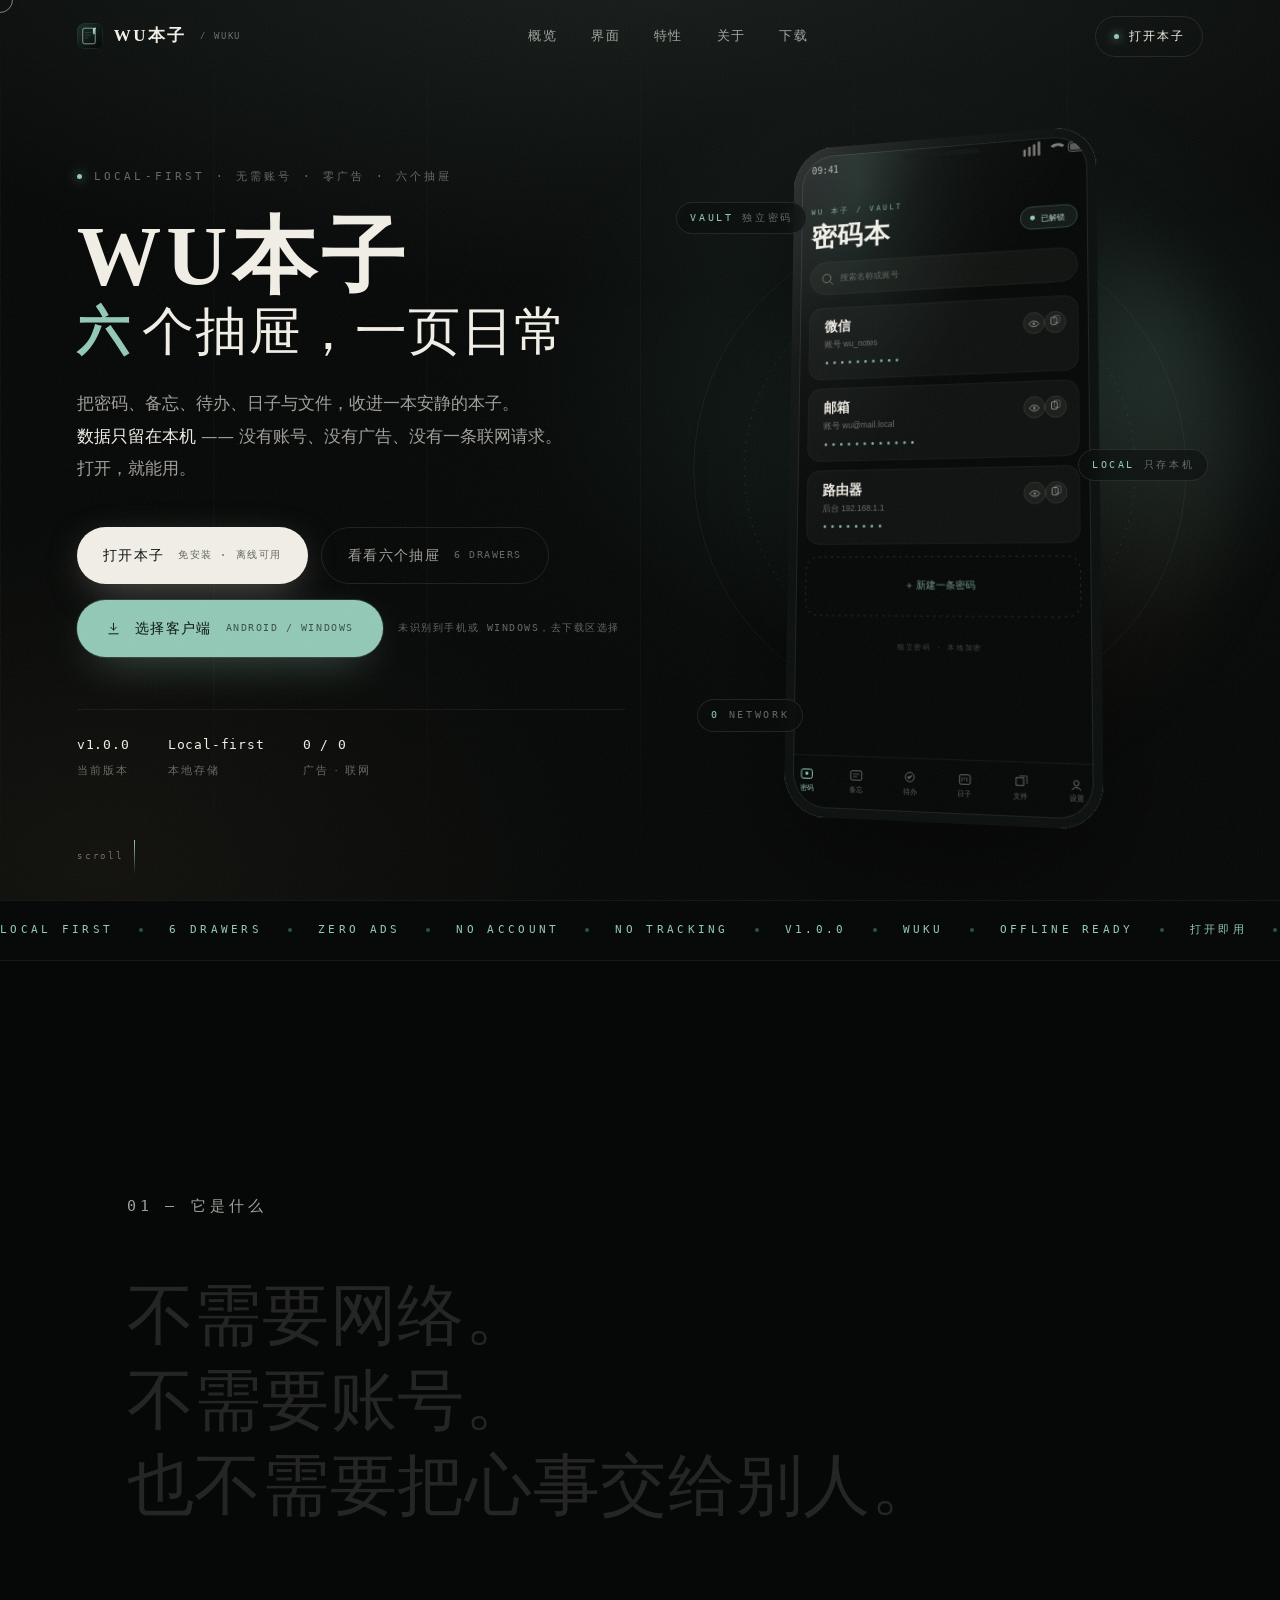
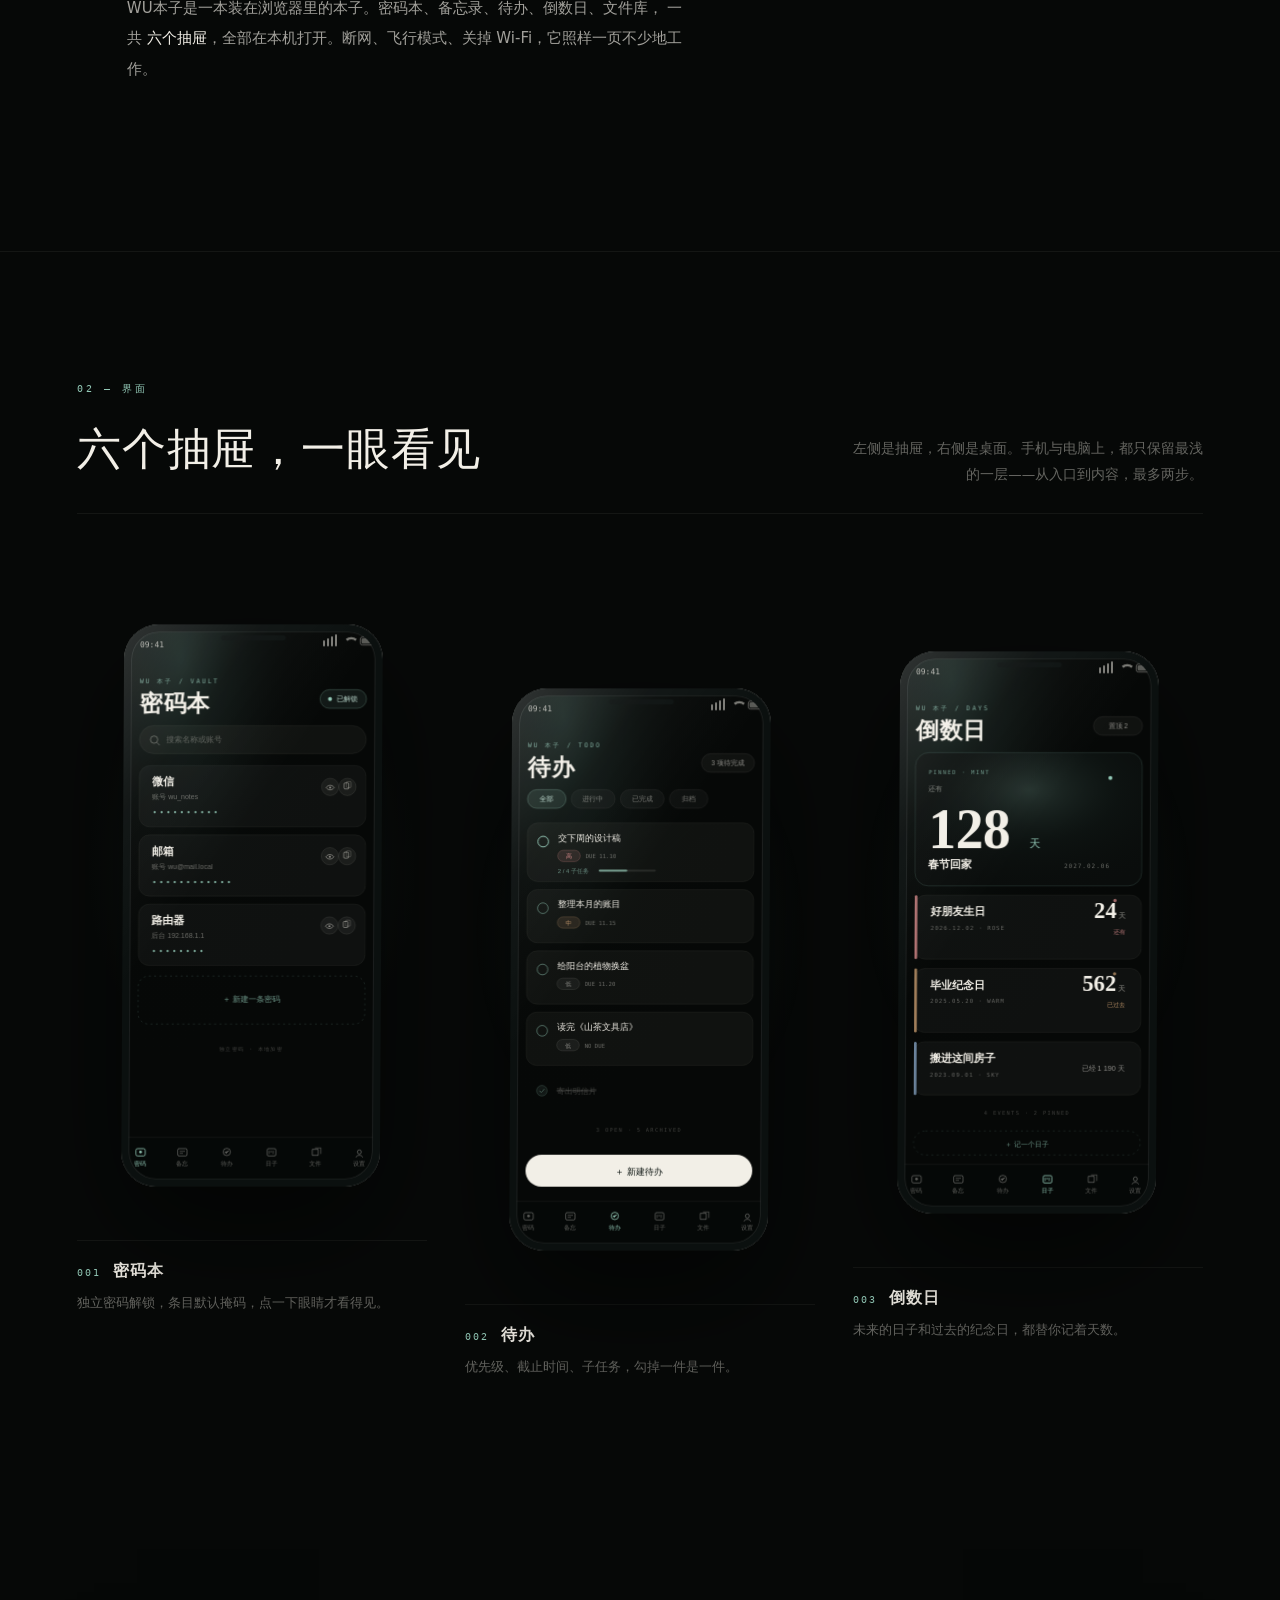
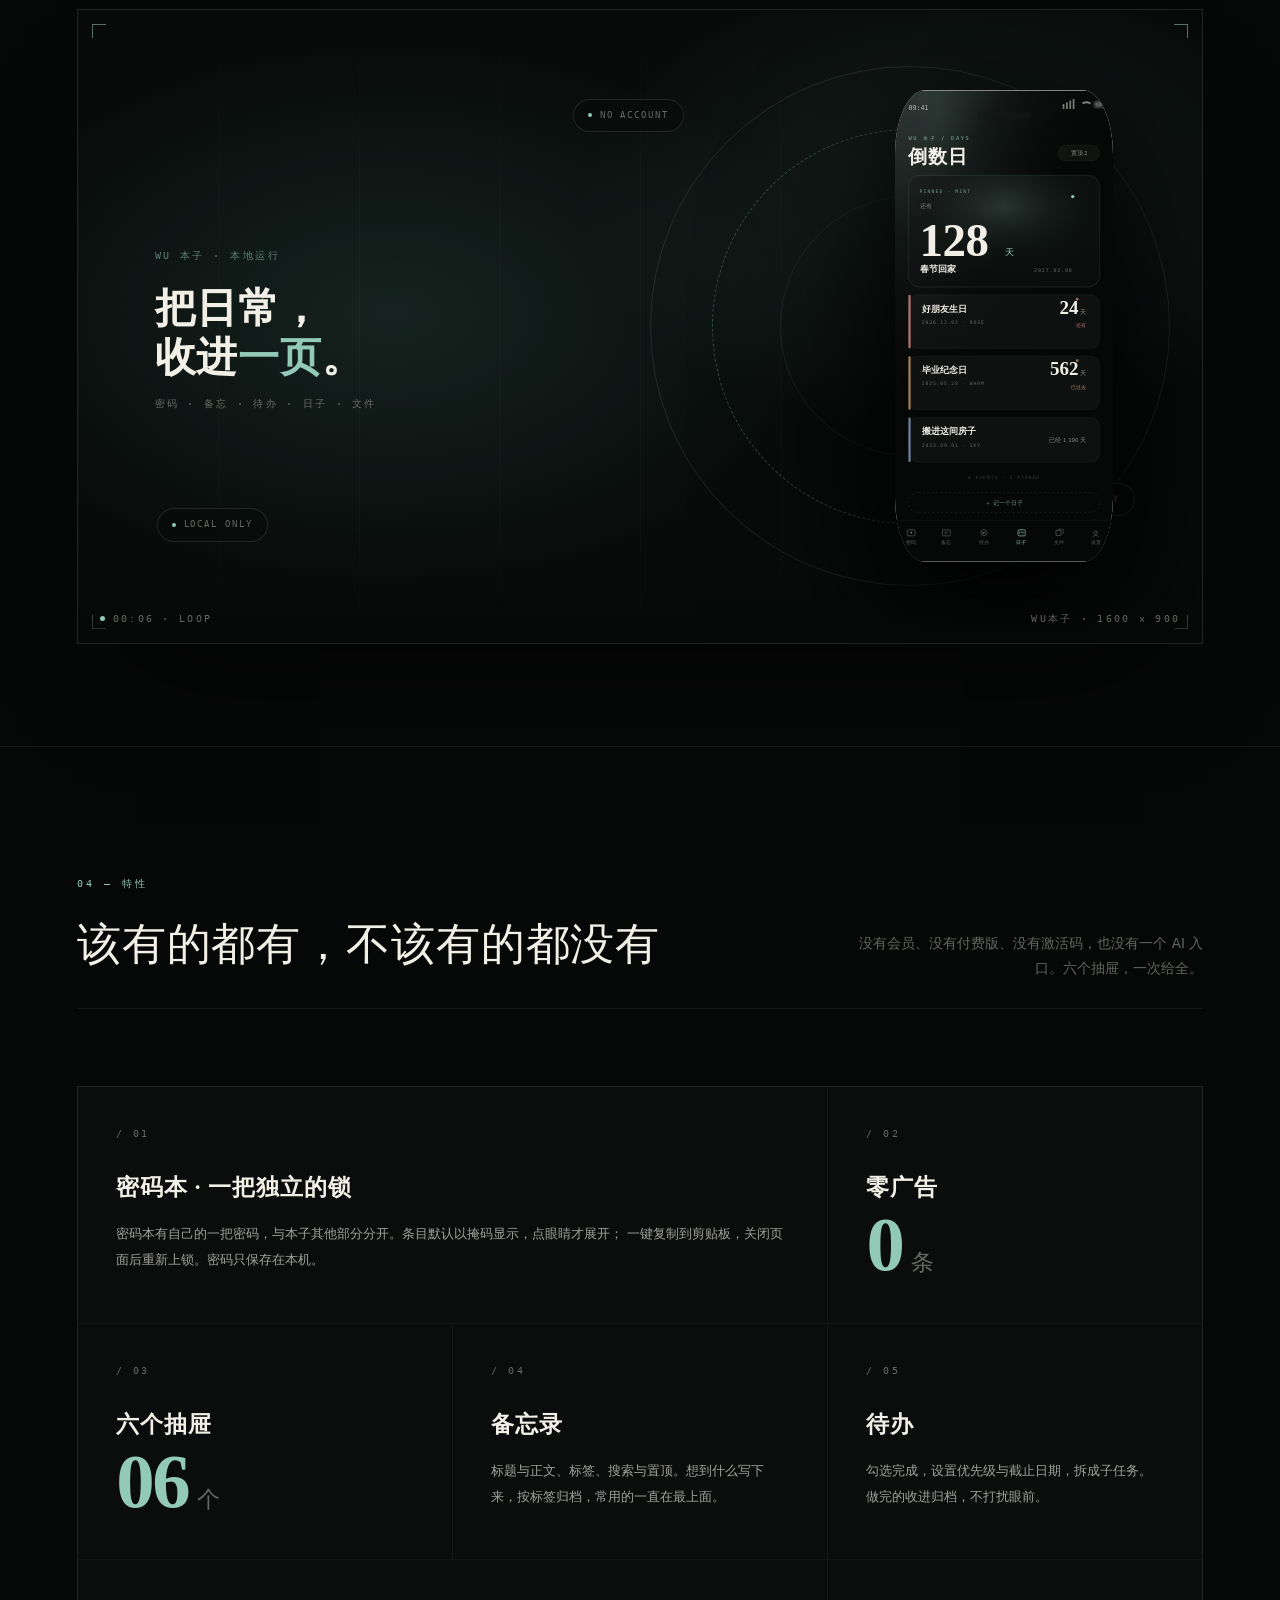
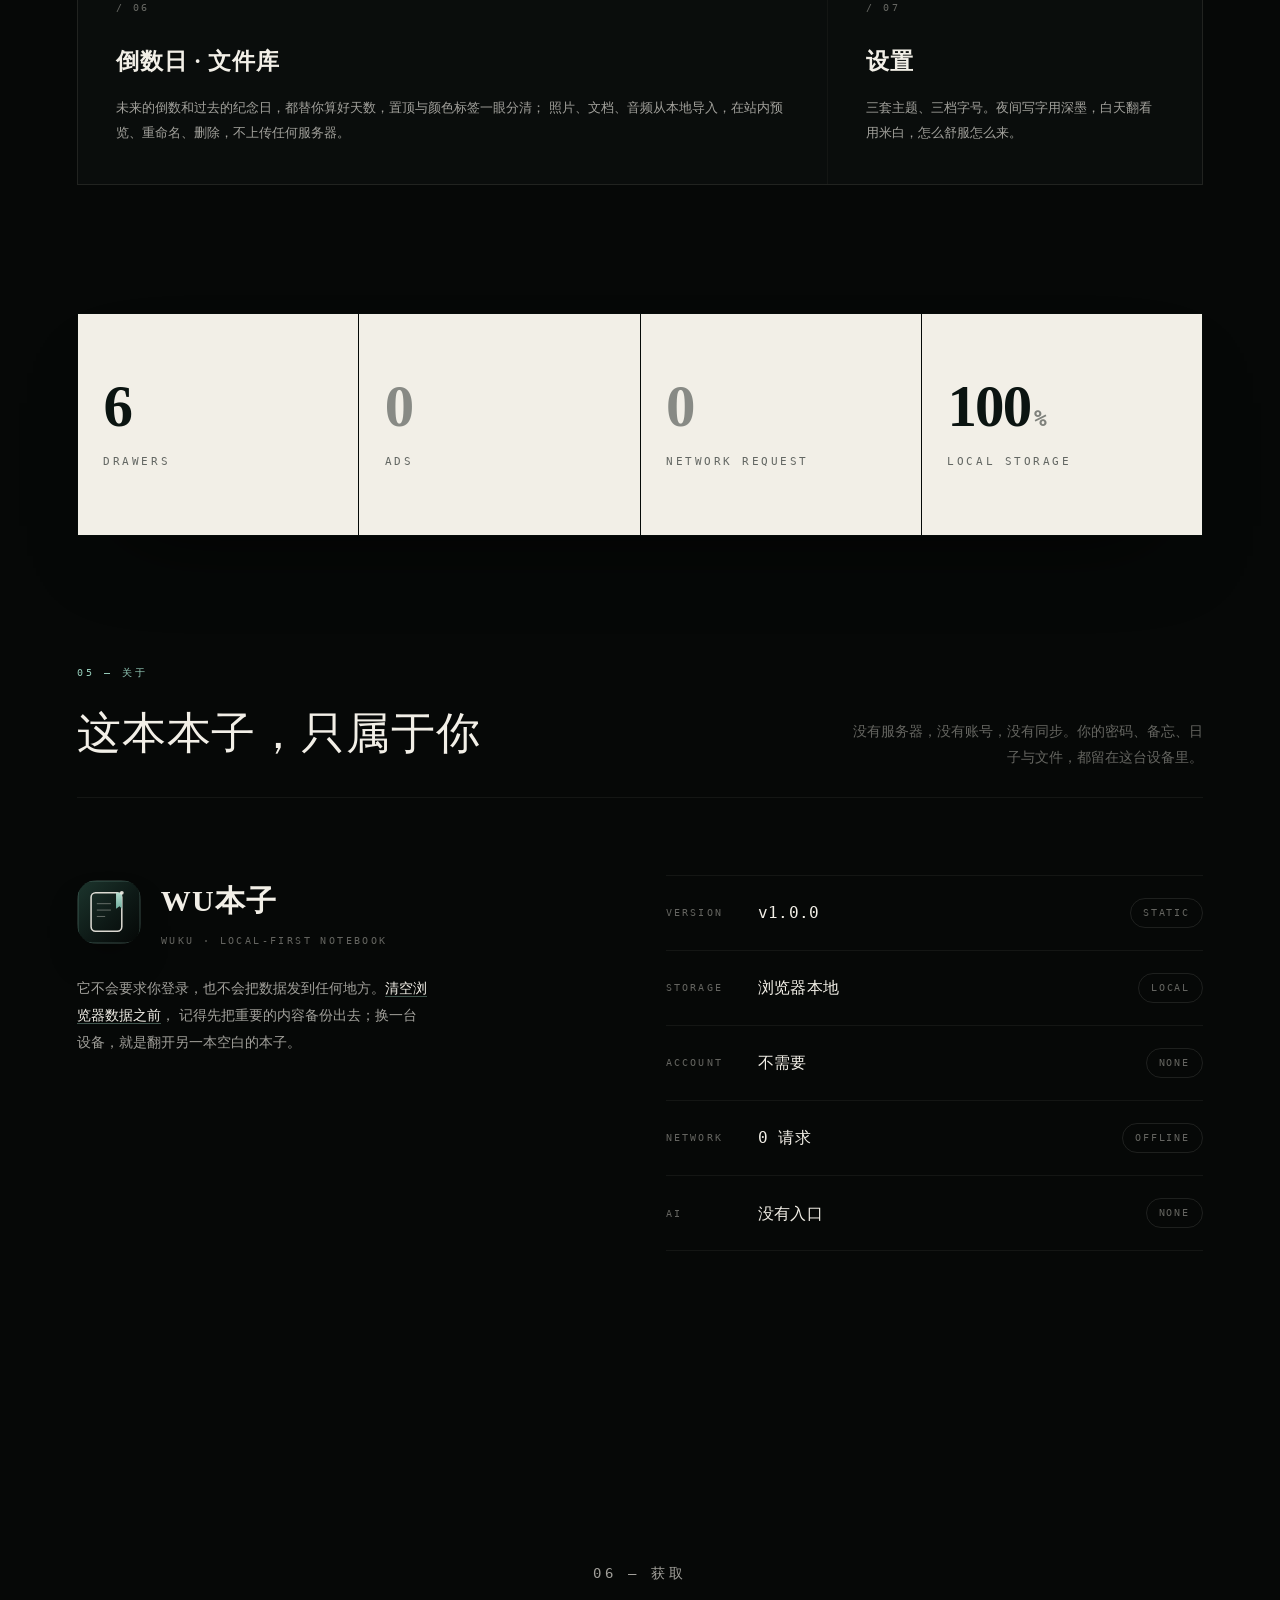
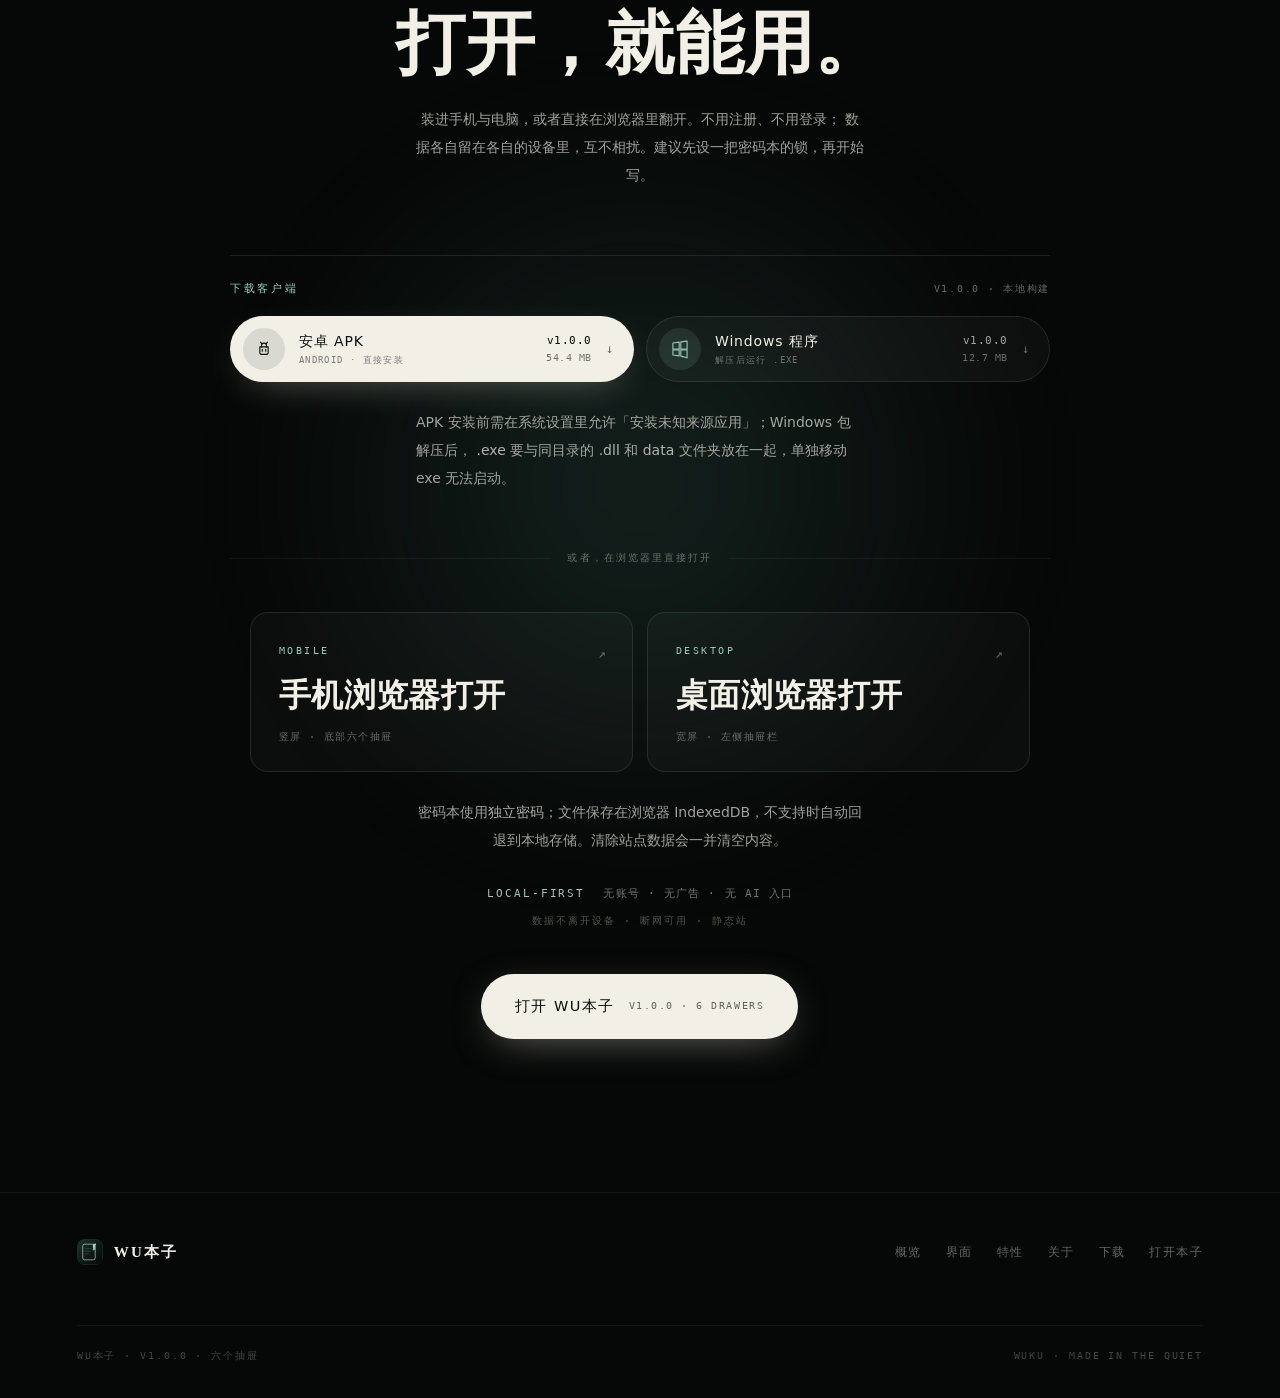
<file: index.html>
<!DOCTYPE html>
<html lang="zh-CN">
<head>
<meta charset="UTF-8">
<meta name="viewport" content="width=device-width, initial-scale=1, viewport-fit=cover">
<title>WU本子 · 密码 / 备忘 / 待办 / 日子 / 文件 — 本地 · 无账号 · 零广告</title>
<meta name="description" content="WU本子 v1.0.0：一本装在浏览器里的本子。密码本、备忘录、待办、倒数日、文件库，六个抽屉全部在本机打开。无需账号、零广告、零联网，打开就能用。">
<meta name="theme-color" content="#060807">
<meta property="og:title" content="WU本子 — 一本安静的本子">
<meta property="og:description" content="密码、备忘、待办、日子与文件，收进一本本子。全程本地，不需要账号。">
<meta property="og:type" content="website">
<link rel="icon" href="assets/icon.svg" type="image/svg+xml">
<link rel="stylesheet" href="css/site.css">
</head>
<body>

<noscript><style>
  .loader{display:none!important}
  body{overflow:auto!important}
  [data-reveal]{opacity:1!important;transform:none!important;filter:none!important}
  .manifesto .line{color:#f2efe7}
  .ring{display:none}
</style></noscript>

<div class="grain" aria-hidden="true"></div>
<div class="progress" aria-hidden="true"><i id="pbar"></i></div>

<div class="loader" id="loader">
  <div class="loader__in">
    <img class="loader__mark" src="assets/mark.svg" alt="">
    <div class="loader__name">WU本子</div>
    <div class="loader__bar"><i id="lbar"></i></div>
    <div class="loader__num" id="lnum">000 / 100</div>
  </div>
</div>

<header class="nav" id="nav">
  <a class="brand" href="#top" data-cursor="">
    <img src="assets/icon.svg" alt="WU本子">
    <b>WU本子</b>
    <s>/ WUKU</s>
  </a>
  <nav class="nav__links">
    <a href="#manifesto">概览</a>
    <a href="#interface">界面</a>
    <a href="#features">特性</a>
    <a href="#about">关于</a>
    <a href="#download">下载</a>
  </nav>
  <a class="nav__cta" href="app.html" data-cursor=""><i></i>打开本子</a>
</header>

<main>

  <!-- ================= HERO ================= -->
  <section class="hero" id="top">
    <div class="hero__bg"></div>
    <div class="hero__grid-lines" aria-hidden="true"></div>

    <div class="wrap hero-grid">
      <div class="hero-copy">
        <p class="eyebrow in" data-reveal=""><span class="dot"></span>local-first · 无需账号 · 零广告 · 六个抽屉</p>
        <h1 class="display in" data-reveal="" style="--d:80ms">
          <span class="l1">WU本子</span>
          <span class="l2"><em>六</em> 个抽屉，一页日常</span>
        </h1>
        <p class="lead in" data-reveal="" style="--d:160ms">
          把密码、备忘、待办、日子与文件，收进一本安静的本子。<br>
          <b>数据只留在本机</b> —— 没有账号、没有广告、没有一条联网请求。<br>
          打开，就能用。
        </p>
        <div class="cta in" data-reveal="" style="--d:240ms">
          <a class="btn btn--solid magnetic" href="app.html" data-cursor="">
            打开本子<small>免安装 · 离线可用</small>
          </a>
          <a class="btn btn--ghost magnetic" href="#features" data-cursor="">看看六个抽屉<small>6 drawers</small></a>
        </div>
        <div class="cta-dl in" data-reveal="" style="--d:300ms">
          <a class="btn btn--dl magnetic" id="heroDl" href="#download" data-cursor="">
            <svg class="btn-dl__ic" viewBox="0 0 24 24" aria-hidden="true"><path d="M12 3.5v11"/><path d="M7.5 10l4.5 4.5 4.5-4.5"/><path d="M4.5 20.5h15"/></svg>
            <span id="heroDlLabel">下载客户端</span><small id="heroDlMeta">识别设备中</small>
          </a>
          <p class="cta-dl__hint" id="heroDlHint">自动识别 Android / Windows</p>
        </div>
        <ul class="hero-meta in" data-reveal="" style="--d:360ms">
          <li><b>v1.0.0</b><span>当前版本</span></li>
          <li><b>Local-first</b><span>本地存储</span></li>
          <li><b>0 / 0</b><span>广告 · 联网</span></li>
        </ul>
      </div>

      <div class="hero__stage" id="stage">
        <div class="stage-glow" aria-hidden="true"></div>
        <svg class="orbits" viewBox="0 0 600 600" aria-hidden="true">
          <circle cx="300" cy="300" r="292"></circle>
          <circle class="ring2" cx="300" cy="300" r="232"></circle>
          <circle cx="300" cy="300" r="168"></circle>
        </svg>
        <div class="float-tag t-a"><b>vault</b> 独立密码</div>
        <div class="float-tag t-b"><b>local</b> 只存本机</div>
        <div class="float-tag t-c"><b>0</b> network</div>
        <div class="tilt" id="tilt">
          <div class="device" style="--dw:clamp(250px,26vw,318px)">
            <div class="screen"><img src="assets/shot-vault.svg" alt="WU本子 密码本界面"></div>
            <div class="bezel"></div>
            <div class="gloss"></div>
          </div>
        </div>
      </div>
    </div>

    <div class="scroll-hint" aria-hidden="true"><span>scroll</span><i></i></div>
  </section>

  <!-- ================= 跑马灯 ================= -->
  <div class="marquee" aria-hidden="true">
    <div class="marquee__track" id="mtrack"></div>
  </div>

  <!-- ================= 宣言 ================= -->
  <section class="manifesto" id="manifesto">
    <div class="wrap manifesto__in">
      <p class="mono in" data-reveal="" style="margin-bottom:clamp(30px,4vw,54px)">01 — 它是什么</p>
      <div class="manifest">
        <span class="line">不需要网络。</span>
        <span class="line">不需要账号。</span>
        <span class="line">也不需要把心事<span class="hl">交给别人</span>。</span>
      </div>
      <p data-reveal="">WU本子是一本装在浏览器里的本子。密码本、备忘录、待办、倒数日、文件库，
      一共 <b>六个抽屉</b>，全部在本机打开。断网、飞行模式、关掉 Wi-Fi，它照样一页不少地工作。</p>
    </div>
  </section>

  <!-- ================= 界面 ================= -->
  <section class="sec" id="interface">
    <div class="wrap">
      <div class="sec-head" data-reveal="">
        <div>
          <div class="idx">02 — 界面</div>
          <h2>六个抽屉，一眼看见</h2>
        </div>
        <p>左侧是抽屉，右侧是桌面。手机与电脑上，都只保留最浅的一层——从入口到内容，最多两步。</p>
      </div>

      <div class="shots">
        <figure class="shot" data-reveal="">
          <div class="stage">
            <div class="device tilt-s" style="--dw:min(260px,72vw);--ry:-6;--rx:3">
              <div class="screen"><img src="assets/shot-vault.svg" alt="密码本界面"></div>
              <div class="bezel"></div><div class="gloss"></div>
            </div>
          </div>
          <figcaption>
            <div class="cap-top"><span class="idx">001</span><h3>密码本</h3></div>
            <p>独立密码解锁，条目默认掩码，点一下眼睛才看得见。</p>
          </figcaption>
        </figure>

        <figure class="shot" data-reveal="" style="--d:120ms">
          <div class="stage">
            <div class="device tilt-s" style="--dw:min(260px,72vw);--ry:-6;--rx:3">
              <div class="screen"><img src="assets/shot-todo.svg" alt="待办界面"></div>
              <div class="bezel"></div><div class="gloss"></div>
            </div>
          </div>
          <figcaption>
            <div class="cap-top"><span class="idx">002</span><h3>待办</h3></div>
            <p>优先级、截止时间、子任务，勾掉一件是一件。</p>
          </figcaption>
        </figure>

        <figure class="shot" data-reveal="" style="--d:240ms">
          <div class="stage">
            <div class="device tilt-s" style="--dw:min(260px,72vw);--ry:-6;--rx:3">
              <div class="screen"><img src="assets/shot-days.svg" alt="倒数日界面"></div>
              <div class="bezel"></div><div class="gloss"></div>
            </div>
          </div>
          <figcaption>
            <div class="cap-top"><span class="idx">003</span><h3>倒数日</h3></div>
            <p>未来的日子和过去的纪念日，都替你记着天数。</p>
          </figcaption>
        </figure>
      </div>
    </div>
  </section>

  <!-- ================= 影片框 ================= -->
  <section class="cinema" id="film">
    <div class="wrap">
      <div class="frame" data-reveal="">
        <span class="corner tl"></span><span class="corner tr"></span>
        <span class="corner bl"></span><span class="corner br"></span>
        <div class="reel">
          <div class="reel__rings" aria-hidden="true"><i></i><i></i><i></i></div>
          <div class="reel__copy">
            <span class="mono">WU 本子 · 本地运行</span>
            <h3>把日常，<br>收进<em>一页</em>。</h3>
            <p>密码 · 备忘 · 待办 · 日子 · 文件</p>
          </div>
          <div class="reel__chips" aria-hidden="true">
            <span>local only</span><span>no account</span><span>v1.0.0</span><span>offline ready</span>
          </div>
          <div class="reel__device">
            <div class="device" style="--dw:100%">
              <div class="screen"><img src="assets/shot-days.svg" alt=""></div>
              <div class="bezel"></div><div class="gloss"></div>
            </div>
          </div>
        </div>
        <div class="frame__bar">
          <span class="live"><i></i>00:06 · loop</span>
          <span>WU本子 · 1600 × 900</span>
        </div>
        <span class="prog" aria-hidden="true"></span>
      </div>
    </div>
  </section>

  <!-- ================= 特性 ================= -->
  <section class="sec" id="features">
    <div class="wrap">
      <div class="sec-head" data-reveal="">
        <div>
          <div class="idx">04 — 特性</div>
          <h2>该有的都有，不该有的都没有</h2>
        </div>
        <p>没有会员、没有付费版、没有激活码，也没有一个 AI 入口。六个抽屉，一次给全。</p>
      </div>

      <div class="bento">
        <article class="card card--wide" data-reveal="">
          <div class="num">/ 01</div>
          <h3>密码本 · 一把独立的锁</h3>
          <p>密码本有自己的一把密码，与本子其他部分分开。条目默认以掩码显示，点眼睛才展开；
            一键复制到剪贴板，关闭页面后重新上锁。密码只保存在本机。</p>
        </article>

        <article class="card card--rank" data-reveal="" style="--d:90ms">
          <div>
            <div class="num">/ 02</div>
            <h3>零广告</h3>
          </div>
          <div class="big">0<small>条</small></div>
        </article>

        <article class="card card--rank" data-reveal="" style="--d:180ms">
          <div>
            <div class="num">/ 03</div>
            <h3>六个抽屉</h3>
          </div>
          <div class="big">06<small>个</small></div>
        </article>

        <article class="card" data-reveal="">
          <div class="num">/ 04</div>
          <h3>备忘录</h3>
          <p>标题与正文、标签、搜索与置顶。想到什么写下来，按标签归档，常用的一直在最上面。</p>
        </article>

        <article class="card" data-reveal="" style="--d:90ms">
          <div class="num">/ 05</div>
          <h3>待办</h3>
          <p>勾选完成，设置优先级与截止日期，拆成子任务。做完的收进归档，不打扰眼前。</p>
        </article>

        <article class="card card--wide" data-reveal="" style="--d:180ms">
          <div class="num">/ 06</div>
          <h3>倒数日 · 文件库</h3>
          <p>未来的倒数和过去的纪念日，都替你算好天数，置顶与颜色标签一眼分清；
            照片、文档、音频从本地导入，在站内预览、重命名、删除，不上传任何服务器。</p>
        </article>

        <article class="card" data-reveal="">
          <div class="num">/ 07</div>
          <h3>设置</h3>
          <p>三套主题、三档字号。夜间写字用深墨，白天翻看用米白，怎么舒服怎么来。</p>
        </article>
      </div>
    </div>
  </section>

  <!-- ================= 数字 ================= -->
  <div class="wrap">
    <div class="stats">
      <div class="stat" data-reveal=""><b data-count="6">6</b><span>drawers</span></div>
      <div class="stat" data-reveal="" style="--d:80ms"><b data-count="0">0</b><span>ads</span></div>
      <div class="stat" data-reveal="" style="--d:160ms"><b data-count="0">0</b><span>network request</span></div>
      <div class="stat" data-reveal="" style="--d:240ms"><b>100<i>%</i></b><span>local storage</span></div>
    </div>
  </div>

  <!-- ================= 关于 ================= -->
  <section class="sec" id="about">
    <div class="wrap">
      <div class="sec-head" data-reveal="">
        <div>
          <div class="idx">05 — 关于</div>
          <h2>这本本子，只属于你</h2>
        </div>
        <p>没有服务器，没有账号，没有同步。你的密码、备忘、日子与文件，都留在这台设备里。</p>
      </div>

      <div class="reach">
        <div data-reveal="">
          <div class="who">
            <img src="assets/icon.svg" alt="WU本子图标">
            <div>
              <h3>WU本子</h3>
              <p>WUKU · local-first notebook</p>
            </div>
          </div>
          <p class="note">它不会要求你登录，也不会把数据发到任何地方。<em>清空浏览器数据之前</em>，
            记得先把重要的内容备份出去；换一台设备，就是翻开另一本空白的本子。</p>
        </div>

        <ul class="contacts" data-reveal="" style="--d:120ms">
          <li><span class="k">version</span><span class="v">v1.0.0</span><span class="tag">static</span></li>
          <li><span class="k">storage</span><span class="v">浏览器本地</span><span class="tag">local</span></li>
          <li><span class="k">account</span><span class="v">不需要</span><span class="tag">none</span></li>
          <li><span class="k">network</span><span class="v">0 请求</span><span class="tag">offline</span></li>
          <li><span class="k">ai</span><span class="v">没有入口</span><span class="tag">none</span></li>
        </ul>
      </div>
    </div>
  </section>

  <!-- ================= 获取 ================= -->
  <section class="dl" id="open">
    <div class="wrap in">
      <p class="mono" data-reveal="">06 — 获取</p>
      <h2 class="display" data-reveal="" style="--d:80ms;margin-top:22px">打开，就能用。</h2>
      <p data-reveal="" style="--d:160ms">装进手机与电脑，或者直接在浏览器里翻开。不用注册、不用登录；
        数据各自留在各自的设备里，互不相扰。建议先设一把密码本的锁，再开始写。</p>

      <div class="dl-download" id="download" data-reveal="" style="--d:220ms">
        <div class="dl-download__top">
          <span class="dl-download__k">下载客户端</span>
          <span class="dl-download__v" id="dlVer">v1.0.0 · 本地构建</span>
        </div>
        <div class="dlbtns">
          <a class="dlbtn dlbtn--solid" href="downloads/wu-notebook-android.apk" download data-cursor="">
            <span class="dlbtn__ic" aria-hidden="true">
              <svg viewBox="0 0 24 24"><path d="M7 9.5h10v7a2 2 0 0 1-2 2H9a2 2 0 0 1-2-2v-7z"/><path d="M9 9.5V8a3 3 0 0 1 6 0v1.5"/><path d="M9.2 5.6 7.8 3.8M14.8 5.6l1.4-1.8"/><path d="M10 12.4v2.2M14 12.4v2.2"/></svg>
            </span>
            <span class="dlbtn__t">安卓 APK<small>Android · 直接安装</small></span>
            <span class="dlbtn__meta"><b>v1.0.0</b>54.4 MB</span>
            <span class="dlbtn__go" aria-hidden="true">↓</span>
          </a>
          <a class="dlbtn" href="downloads/wu-notebook-windows.zip" download data-cursor="">
            <span class="dlbtn__ic" aria-hidden="true">
              <svg viewBox="0 0 24 24"><path d="M3.5 4.8l7.5-1v8.2H3.5V4.8z"/><path d="M13 3.5l7.5-1v9.5H13V3.5z"/><path d="M3.5 13h7.5v7.2L3.5 19.2V13z"/><path d="M13 13h7.5v9.5L13 20.5V13z"/></svg>
            </span>
            <span class="dlbtn__t">Windows 程序<small>解压后运行 .exe</small></span>
            <span class="dlbtn__meta"><b>v1.0.0</b>12.7 MB</span>
            <span class="dlbtn__go" aria-hidden="true">↓</span>
          </a>
        </div>
        <p class="dl-download__note">APK 安装前需在系统设置里允许「安装未知来源应用」；Windows 包解压后，
          <b>.exe</b> 要与同目录的 <b>.dll</b> 和 <b>data</b> 文件夹放在一起，单独移动 exe 无法启动。</p>
      </div>

      <div class="dl-alt" data-reveal="" style="--d:280ms"><span>或者，在浏览器里直接打开</span></div>

      <div class="dlgrid" data-reveal="" style="--d:320ms">
        <a class="dlcard" href="app.html" data-cursor="">
          <span class="dlcard__os">Mobile</span>
          <span class="dlcard__go">↗</span>
          <b>手机浏览器打开</b>
          <small>竖屏 · 底部六个抽屉</small>
        </a>
        <a class="dlcard" href="app.html" data-cursor="">
          <span class="dlcard__os">Desktop</span>
          <span class="dlcard__go">↗</span>
          <b>桌面浏览器打开</b>
          <small>宽屏 · 左侧抽屉栏</small>
        </a>
      </div>
      <p class="dl-note" data-reveal="" style="--d:380ms">
        密码本使用<b>独立密码</b>；文件保存在浏览器 IndexedDB，不支持时自动回退到本地存储。清除站点数据会一并清空内容。
      </p>
      <p class="hash" data-reveal="" style="--d:440ms">
        <b>LOCAL-FIRST</b> 无账号 · 无广告 · 无 AI 入口
        <u>数据不离开设备 · 断网可用 · 静态站</u>
      </p>
      <a class="btn btn--solid" href="app.html" data-cursor="">打开 WU本子<small>v1.0.0 · 6 drawers</small></a>
    </div>
  </section>

</main>

<footer class="foot">
  <div class="wrap foot__in">
    <a class="brand" href="#top">
      <img src="assets/icon.svg" alt="">
      <b>WU本子</b>
    </a>
    <nav>
      <a href="#manifesto">概览</a>
      <a href="#interface">界面</a>
      <a href="#features">特性</a>
      <a href="#about">关于</a>
      <a href="#download">下载</a>
      <a href="app.html">打开本子</a>
    </nav>
    <div class="foot__c">
      <span>WU本子 · v1.0.0 · 六个抽屉</span>
      <span>WUKU · made in the quiet</span>
    </div>
  </div>
</footer>

<div class="ring" id="ring" aria-hidden="true"></div>

<script src="js/site.js"></script>
</body>
</html>
</file>
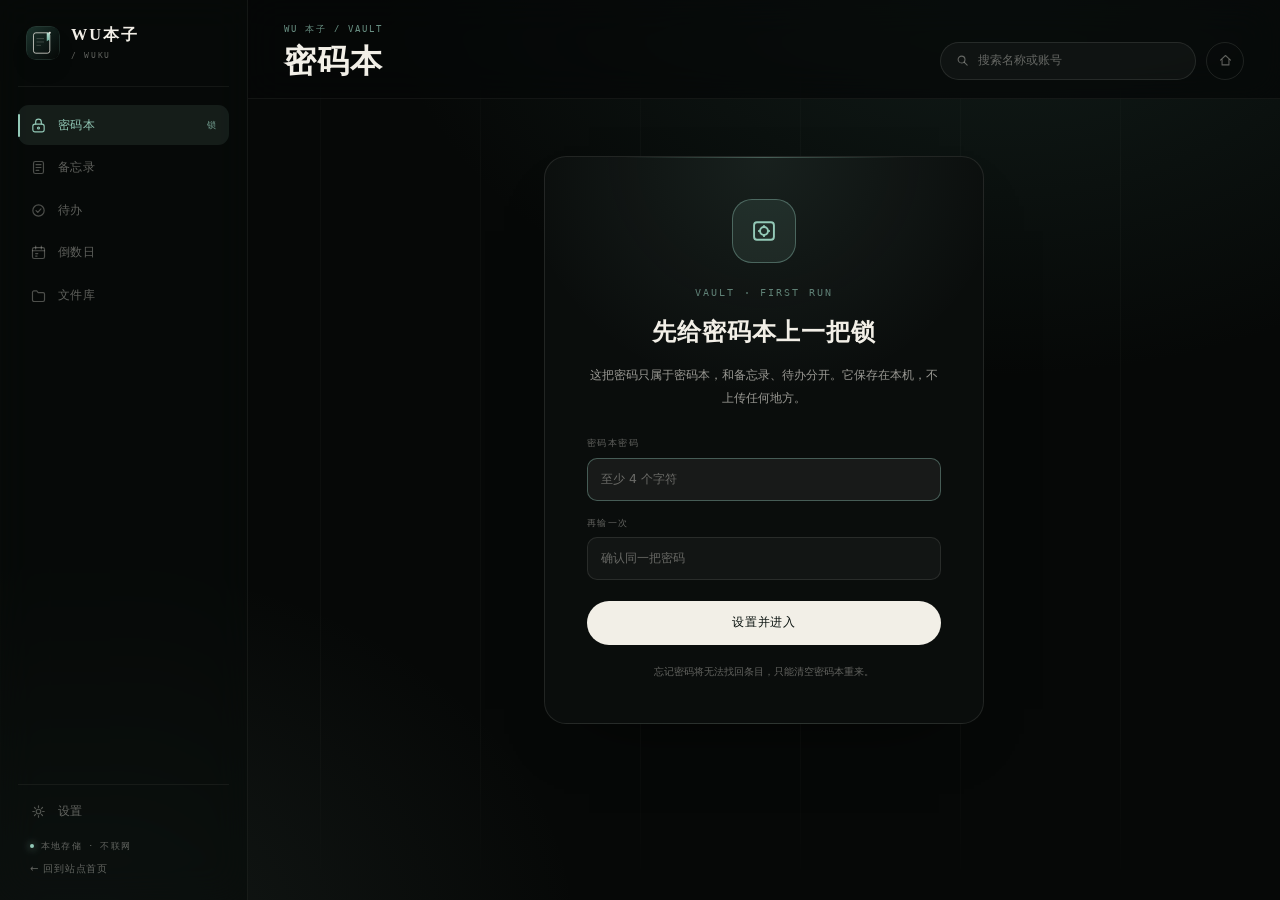
<file: app.html>
<!DOCTYPE html>
<html lang="zh-CN" data-theme="ink" data-size="md">
<head>
<meta charset="UTF-8">
<meta name="viewport" content="width=device-width, initial-scale=1, viewport-fit=cover">
<title>WU本子 — 密码本 · 备忘录 · 待办 · 倒数日 · 文件库</title>
<meta name="description" content="WU本子：纯本地运行的密码本、备忘录、待办、倒数日与文件库。无需账号，数据只存本机。">
<meta name="theme-color" content="#060807">
<link rel="icon" href="assets/icon.svg" type="image/svg+xml">
<link rel="stylesheet" href="css/app.css">
<script>
/* 首屏前应用主题与字号，避免闪白 */
(function(){
  try{
    var s = JSON.parse(localStorage.getItem("wuku.v1.settings") || "{}");
    var root = document.documentElement;
    if (s.theme === "night" || s.theme === "cream" || s.theme === "ink") root.setAttribute("data-theme", s.theme);
    if (s.size === "sm" || s.size === "md" || s.size === "lg") root.setAttribute("data-size", s.size);
  }catch(e){}
})();
</script>
</head>
<body class="app">

<div class="app-bg" aria-hidden="true"></div>

<aside class="sidebar">
  <a class="app-brand" href="index.html" title="回到站点首页">
    <img src="assets/icon.svg" alt="WU本子">
    <span><b>WU本子</b><s>/ WUKU</s></span>
  </a>

  <nav class="side-nav" aria-label="主要功能">
    <button class="nav-item" data-view="vault">
      <svg viewBox="0 0 24 24" aria-hidden="true"><rect x="4" y="10" width="16" height="11" rx="3"/><path d="M8 10V7a4 4 0 0 1 8 0v3"/><circle cx="12" cy="15.5" r="1.4"/></svg>
      <span>密码本</span><b class="nav-count" data-count-for="vault"></b>
    </button>
    <button class="nav-item" data-view="memos">
      <svg viewBox="0 0 24 24" aria-hidden="true"><rect x="5" y="3.5" width="14" height="17" rx="2.5"/><path d="M8.5 8h7M8.5 12h7M8.5 16h4"/></svg>
      <span>备忘录</span><b class="nav-count" data-count-for="memos"></b>
    </button>
    <button class="nav-item" data-view="todos">
      <svg viewBox="0 0 24 24" aria-hidden="true"><circle cx="12" cy="12" r="8"/><path d="M8.5 12.2l2.5 2.5 4.5-5"/></svg>
      <span>待办</span><b class="nav-count" data-count-for="todos"></b>
    </button>
    <button class="nav-item" data-view="days">
      <svg viewBox="0 0 24 24" aria-hidden="true"><rect x="3.5" y="5" width="17" height="15.5" rx="2.5"/><path d="M3.5 9.5h17M8 3v4M16 3v4"/><path d="M8 13.5h3M8 17h2"/></svg>
      <span>倒数日</span><b class="nav-count" data-count-for="days"></b>
    </button>
    <button class="nav-item" data-view="files">
      <svg viewBox="0 0 24 24" aria-hidden="true"><path d="M3.5 7.5a2 2 0 0 1 2-2h4l2 2.5h7a2 2 0 0 1 2 2v8.5a2 2 0 0 1-2 2h-13a2 2 0 0 1-2-2z"/></svg>
      <span>文件库</span><b class="nav-count" data-count-for="files"></b>
    </button>
  </nav>

  <div class="side-foot">
    <button class="nav-item nav-settings" data-view="settings">
      <svg viewBox="0 0 24 24" aria-hidden="true"><circle cx="12" cy="12" r="3.2"/><path d="M12 4v2.2M12 17.8V20M4 12h2.2M17.8 12H20M6.3 6.3l1.6 1.6M16.1 16.1l1.6 1.6M17.7 6.3l-1.6 1.6M7.9 16.1l-1.6 1.6"/></svg>
      <span>设置</span>
    </button>
    <div class="storage-line"><i></i>本地存储 · 不联网</div>
    <a class="side-link" href="index.html">← 回到站点首页</a>
  </div>
</aside>

<main class="app-main">
  <header class="app-top">
    <div class="top-copy">
      <p class="mono" id="viewKicker">WU 本子 / VAULT</p>
      <h1 id="viewTitle">密码本</h1>
    </div>
    <div class="top-tools">
      <label class="search" id="searchWrap">
        <svg viewBox="0 0 24 24" aria-hidden="true"><circle cx="10.5" cy="10.5" r="5.5"/><path d="M15 15l4.5 4.5"/></svg>
        <input id="searchInput" type="search" placeholder="搜索" autocomplete="off" aria-label="搜索">
      </label>
      <button class="act-primary" id="newBtn">＋ 新建</button>
      <a class="icon-btn home-btn" href="index.html" title="回到首页" aria-label="回到首页">
        <svg viewBox="0 0 24 24" aria-hidden="true"><path d="M4 11.5L12 4l8 7.5"/><path d="M6.5 10.5V19h11V10.5"/></svg>
      </a>
    </div>
  </header>

  <section class="view-root" id="viewRoot" aria-live="polite"></section>

  <nav class="tabbar" aria-label="功能切换">
    <button data-view="vault">
      <svg viewBox="0 0 24 24" aria-hidden="true"><rect x="4" y="10" width="16" height="11" rx="3"/><path d="M8 10V7a4 4 0 0 1 8 0v3"/><circle cx="12" cy="15.5" r="1.4"/></svg>
      <span>密码</span>
    </button>
    <button data-view="memos">
      <svg viewBox="0 0 24 24" aria-hidden="true"><rect x="5" y="3.5" width="14" height="17" rx="2.5"/><path d="M8.5 8h7M8.5 12h7M8.5 16h4"/></svg>
      <span>备忘</span>
    </button>
    <button data-view="todos">
      <svg viewBox="0 0 24 24" aria-hidden="true"><circle cx="12" cy="12" r="8"/><path d="M8.5 12.2l2.5 2.5 4.5-5"/></svg>
      <span>待办</span>
    </button>
    <button data-view="days">
      <svg viewBox="0 0 24 24" aria-hidden="true"><rect x="3.5" y="5" width="17" height="15.5" rx="2.5"/><path d="M3.5 9.5h17M8 3v4M16 3v4"/><path d="M8 13.5h3M8 17h2"/></svg>
      <span>日子</span>
    </button>
    <button data-view="files">
      <svg viewBox="0 0 24 24" aria-hidden="true"><path d="M3.5 7.5a2 2 0 0 1 2-2h4l2 2.5h7a2 2 0 0 1 2 2v8.5a2 2 0 0 1-2 2h-13a2 2 0 0 1-2-2z"/></svg>
      <span>文件</span>
    </button>
    <button data-view="settings">
      <svg viewBox="0 0 24 24" aria-hidden="true"><circle cx="12" cy="12" r="3.2"/><path d="M12 4v2.2M12 17.8V20M4 12h2.2M17.8 12H20M6.3 6.3l1.6 1.6M16.1 16.1l1.6 1.6M17.7 6.3l-1.6 1.6M7.9 16.1l-1.6 1.6"/></svg>
      <span>设置</span>
    </button>
  </nav>
</main>

<div class="modal-root" id="modalRoot" aria-hidden="true"></div>
<div class="toast" id="toast" role="status" aria-live="polite"></div>
<input type="file" id="fileInput" multiple hidden>

<script src="js/store.js"></script>
<script src="js/app.js"></script>
</body>
</html>
</file>
<file: css/site.css>
/* ============================================================
   WU本子 · 落地页
   视觉基线参照 wuku.p8.ink（深墨 / 米白 / 薄荷绿 / 宋体标题）
   ============================================================ */

@font-face{font-family:"Songti SC";src:local("Songti SC"),local("Noto Serif CJK SC"),local("Source Han Serif SC")}
@font-face{font-family:"PingFang SC";src:local("PingFang SC"),local("Noto Sans CJK SC"),local("Source Han Sans SC")}
@font-face{font-family:"DejaVu Sans Mono";src:local("DejaVu Sans Mono"),local("Menlo"),local("SFMono-Regular")}

:root{
  --ink:#060807;
  --ink-2:#0a0d0c;
  --ink-3:#101413;
  --cream:#f2efe7;
  --cream-2:rgba(242,239,231,.66);
  --cream-3:rgba(242,239,231,.40);
  --mint:#93c9b7;
  --mint-2:#6fae9e;
  --sage:#2f5148;
  --warm:#c69a6d;
  --rose:#d98b8b;
  --line:rgba(242,239,231,.10);
  --line-2:rgba(242,239,231,.055);
  --serif:"Songti SC","Noto Serif CJK SC","Songti TC",STSong,SimSun,serif;
  --sans:"PingFang SC","Noto Sans CJK SC","Microsoft YaHei",-apple-system,system-ui,sans-serif;
  --mono:"DejaVu Sans Mono",ui-monospace,SFMono-Regular,Menlo,monospace;
  --ease:cubic-bezier(.16,.84,.28,1);
  --pad:clamp(20px,6vw,112px);
}

*{margin:0;padding:0;box-sizing:border-box}
html{-webkit-text-size-adjust:100%;scroll-behavior:smooth}
body{
  background:var(--ink);color:var(--cream);
  font-family:var(--sans);font-size:16px;line-height:1.7;
  -webkit-font-smoothing:antialiased;text-rendering:optimizeLegibility;
  overflow-x:hidden;
}
img,svg,video{display:block;max-width:100%}
a{color:inherit;text-decoration:none}
button{font:inherit;color:inherit;background:none;border:0;cursor:pointer}
::selection{background:var(--mint);color:#08110e}
:focus-visible{outline:1px solid var(--mint);outline-offset:3px;border-radius:4px}

/* 颗粒 */
.grain{
  position:fixed;inset:0;z-index:90;pointer-events:none;opacity:.05;
  background-image:url("data:image/svg+xml,%3Csvg xmlns='http://www.w3.org/2000/svg' width='180' height='180'%3E%3Cfilter id='n'%3E%3CfeTurbulence type='fractalNoise' baseFrequency='0.85' numOctaves='3' stitchTiles='stitch'/%3E%3C/filter%3E%3Crect width='180' height='180' filter='url(%23n)'/%3E%3C/svg%3E");
}

/* 通用工具类 */
.wrap{width:100%;max-width:1440px;margin:0 auto;padding:0 var(--pad)}
.mono{font-family:var(--mono);font-size:11px;letter-spacing:.26em;text-transform:uppercase;color:var(--cream-3)}
.display{font-family:var(--serif);font-weight:600;letter-spacing:-.02em;line-height:1.02}
.sr{position:absolute;width:1px;height:1px;overflow:hidden;clip:rect(0 0 0 0);white-space:nowrap}

/* 顶部进度条 */
.progress{position:fixed;top:0;left:0;right:0;height:1px;z-index:120;background:transparent}
.progress i{display:block;height:100%;width:0;background:linear-gradient(90deg,var(--sage),var(--mint));opacity:.85}

/* ============================================================
   1 · 载入
   ============================================================ */
.loader{
  position:fixed;inset:0;z-index:200;background:var(--ink);
  display:flex;align-items:center;justify-content:center;
  transition:transform 1.05s var(--ease),opacity .6s ease;
}
.loader.done{transform:translateY(-101%)}
.loader__in{width:min(320px,62vw);text-align:center;transition:opacity .4s ease}
.loader.done .loader__in{opacity:0}
.loader__mark{width:52px;height:52px;margin:0 auto 22px;opacity:.9;animation:breathe 2.4s ease-in-out infinite}
.loader__name{font-family:var(--serif);font-size:19px;letter-spacing:.34em;color:var(--cream-2)}
.loader__bar{margin-top:26px;height:1px;background:var(--line);position:relative;overflow:hidden}
.loader__bar i{position:absolute;inset:0;transform-origin:left;transform:scaleX(0);background:var(--mint);transition:transform .3s linear}
.loader__num{margin-top:14px;font-family:var(--mono);font-size:10px;letter-spacing:.3em;color:var(--cream-3)}
@keyframes breathe{0%,100%{opacity:.55;transform:scale(.97)}50%{opacity:1;transform:scale(1.03)}}

/* ============================================================
   2 · 导航
   ============================================================ */
.nav{
  position:fixed;top:0;left:0;right:0;z-index:130;
  display:flex;align-items:center;justify-content:space-between;
  padding:0 var(--pad);height:74px;
  border-bottom:1px solid transparent;
  transition:background .5s ease,border-color .5s ease,height .5s ease;
}
.nav.stuck{
  background:rgba(6,8,7,.72);backdrop-filter:blur(18px) saturate(140%);
  -webkit-backdrop-filter:blur(18px) saturate(140%);
  border-bottom-color:var(--line-2);height:62px;
}
.brand{display:flex;align-items:center;gap:11px}
.brand img{width:26px;height:26px;border-radius:8px}
.brand b{font-family:var(--serif);font-size:17px;font-weight:600;letter-spacing:.14em}
.brand s{text-decoration:none;font-family:var(--mono);font-size:9px;letter-spacing:.22em;color:var(--cream-3);margin-left:2px}
.nav__links{display:flex;gap:clamp(18px,2.6vw,42px)}
.nav__links a{position:relative;font-size:13px;letter-spacing:.14em;color:var(--cream-2);transition:color .3s ease}
.nav__links a::after{content:"";position:absolute;left:0;right:0;bottom:-6px;height:1px;background:var(--mint);transform:scaleX(0);transform-origin:left;transition:transform .5s var(--ease)}
.nav__links a:hover{color:var(--cream)}
.nav__links a:hover::after{transform:scaleX(1)}
.nav__cta{
  display:inline-flex;align-items:center;gap:10px;
  padding:9px 18px;border:1px solid var(--line);border-radius:100px;
  font-size:12px;letter-spacing:.14em;color:var(--cream);
  transition:border-color .4s ease,background .4s ease,transform .4s var(--ease);
}
.nav__cta:hover{border-color:rgba(147,201,183,.6);background:rgba(147,201,183,.07);transform:translateY(-1px)}
.nav__cta i{width:5px;height:5px;border-radius:50%;background:var(--mint);box-shadow:0 0 10px var(--mint)}

/* ============================================================
   3 · Hero
   ============================================================ */
.hero{position:relative;min-height:100svh;display:flex;align-items:center;overflow:hidden;padding:110px 0 70px}
.hero__bg{position:absolute;inset:0;z-index:0;pointer-events:none}
.hero__bg::before{
  content:"";position:absolute;inset:0;
  background:
    radial-gradient(ellipse 900px 620px at 74% 42%,rgba(47,81,72,.34) 0%,rgba(12,18,16,.10) 48%,transparent 72%),
    radial-gradient(ellipse 1400px 520px at 50% -6%,rgba(120,150,138,.16) 0%,transparent 66%),
    radial-gradient(ellipse 700px 500px at 8% 96%,rgba(198,154,109,.06) 0%,transparent 70%);
}
.hero__grid-lines{position:absolute;inset:0;z-index:0;
  background-image:linear-gradient(90deg,var(--line-2) 1px,transparent 1px);
  background-size:calc(100% / 6) 100%;
  mask-image:linear-gradient(180deg,transparent,#000 22%,#000 74%,transparent);
  -webkit-mask-image:linear-gradient(180deg,transparent,#000 22%,#000 74%,transparent);
  opacity:.55;pointer-events:none}

.hero .wrap{position:relative;z-index:2}
.hero-grid{display:grid;grid-template-columns:1.02fr .98fr;align-items:center;gap:clamp(30px,4vw,60px)}

.eyebrow{display:inline-flex;align-items:center;gap:12px;
  font-family:var(--mono);font-size:10.5px;letter-spacing:.3em;color:var(--cream-3);text-transform:uppercase}
.eyebrow .dot{width:5px;height:5px;border-radius:50%;background:var(--mint);box-shadow:0 0 12px var(--mint);flex:none}

.hero h1{margin:26px 0 0;font-size:clamp(46px,6.6vw,104px)}
.hero h1 .l1{display:block;letter-spacing:.06em;line-height:1.02}
.hero h1 .l2{display:block;margin-top:.1em;font-size:.62em;font-weight:400;letter-spacing:.02em;color:var(--cream)}
.hero h1 em{font-style:normal;color:var(--mint);font-weight:600;letter-spacing:-.01em}
.hero .lead{margin-top:30px;max-width:34em;font-size:clamp(14px,1.35vw,16.5px);line-height:1.95;color:var(--cream-2)}
.hero .lead b{color:var(--cream);font-weight:500}

.cta{display:flex;flex-wrap:wrap;gap:14px;margin-top:42px}
.btn{
  position:relative;display:inline-flex;align-items:center;gap:14px;
  padding:16px 26px;border-radius:100px;font-size:13.5px;letter-spacing:.1em;
  transition:transform .5s var(--ease),background .45s ease,border-color .45s ease,box-shadow .45s ease;
  will-change:transform;
}
.btn small{font-family:var(--mono);font-size:9.5px;letter-spacing:.16em;opacity:.62;text-transform:uppercase}
.btn--solid{background:var(--cream);color:#08100d;box-shadow:0 10px 40px -14px rgba(242,239,231,.5)}
.btn--solid:hover{background:#fff;box-shadow:0 16px 50px -14px rgba(147,201,183,.7)}
.btn--ghost{border:1px solid var(--line);color:var(--cream-2)}
.btn--ghost:hover{border-color:rgba(147,201,183,.4);color:var(--cream);background:rgba(147,201,183,.05)}

/* 首屏下载按钮（根据设备自动指向对应安装包） */
.cta-dl{display:flex;align-items:center;gap:16px;flex-wrap:wrap;margin-top:16px}
.btn--dl{
  background:var(--mint);color:#07110d;border:1px solid transparent;padding:16px 28px;
  box-shadow:0 14px 46px -20px rgba(147,201,183,.75),0 0 0 1px rgba(147,201,183,.18);
}
.btn--dl:hover{background:#a8d9c7;
  box-shadow:0 22px 60px -22px rgba(147,201,183,.95),0 0 0 1px rgba(147,201,183,.34)}
.btn--dl small{opacity:.64;color:#07110d}
.btn-dl__ic{width:15px;height:15px;flex:0 0 auto;fill:none;stroke:currentColor;
  stroke-width:1.5;stroke-linecap:round;stroke-linejoin:round}
.cta-dl__hint{font-family:var(--mono);font-size:9.5px;letter-spacing:.16em;text-transform:uppercase;
  color:var(--cream-3);transition:color .3s ease}
.cta-dl__hint.is-ready{color:var(--mint)}

.hero-meta{display:flex;gap:clamp(20px,3vw,46px);margin-top:52px;padding-top:24px;border-top:1px solid var(--line-2);list-style:none}
.hero-meta li b{display:block;font-family:var(--mono);font-size:13px;letter-spacing:.06em;color:var(--cream);font-weight:400}
.hero-meta li span{display:block;margin-top:6px;font-size:10.5px;letter-spacing:.2em;color:var(--cream-3)}

/* 舞台 */
.hero__stage{position:relative;display:flex;align-items:center;justify-content:center;min-height:clamp(420px,52vw,620px);perspective:1200px}
.stage-glow{position:absolute;width:min(560px,86%);aspect-ratio:1;border-radius:50%;
  background:radial-gradient(circle,rgba(111,174,158,.22) 0%,rgba(47,81,72,.12) 40%,transparent 68%);
  filter:blur(28px);z-index:0}
.stage-glow::after{content:"";position:absolute;inset:-14%;border-radius:50%;
  background:conic-gradient(from 0deg,rgba(147,201,183,0) 0deg,rgba(147,201,183,.30) 58deg,rgba(198,154,109,.10) 118deg,rgba(147,201,183,0) 200deg);
  filter:blur(26px);opacity:.55;animation:spin 30s linear infinite}
@keyframes spin{to{transform:rotate(360deg)}}
.orbits{position:absolute;width:min(620px,96%);aspect-ratio:1;z-index:0;opacity:.7}
.orbits circle{fill:none;stroke:rgba(242,239,231,.10);stroke-width:1}
.orbits .ring2{stroke-dasharray:2 8;stroke:rgba(147,201,183,.30)}
.tilt{position:relative;z-index:2;transform-style:preserve-3d;
  transform:rotateY(calc(var(--ry,0) * 1deg)) rotateX(calc(var(--rx,0) * 1deg)) rotateZ(-1.2deg);
  transition:transform .9s var(--ease)}

/* 设备 */
.device{position:relative;width:var(--dw,300px);aspect-ratio:390/844;border-radius:calc(var(--dw) * .135);
  filter:drop-shadow(0 44px 60px rgba(0,0,0,.62))}
.device .screen{position:absolute;inset:0;border-radius:inherit;overflow:hidden;background:#f4f2ee}
.device .screen img{width:100%;height:100%;object-fit:cover}
.device .bezel{position:absolute;inset:0;border-radius:inherit;pointer-events:none;
  box-shadow:
    inset 0 0 0 calc(var(--dw) * .0285) #0b100f,
    inset 0 0 0 calc(var(--dw) * .0310) rgba(255,255,255,.13),
    inset 0 0 0 1px rgba(255,255,255,.05),
    inset 0 -1px 0 rgba(255,255,255,.05);
}
.device .bezel::after{content:"";position:absolute;left:50%;transform:translateX(-50%);top:calc(var(--dw)*.043);
  width:25%;height:calc(var(--dw)*.018);border-radius:99px;background:#0b100f}
.device .gloss{position:absolute;inset:0;border-radius:inherit;pointer-events:none;mix-blend-mode:screen;
  background:linear-gradient(126deg,rgba(255,255,255,.15) 0%,rgba(255,255,255,.03) 21%,transparent 40%)}

.float-tag{
  position:absolute;z-index:3;font-family:var(--mono);font-size:9.5px;letter-spacing:.28em;
  padding:7px 13px;border:1px solid var(--line);border-radius:100px;color:var(--cream-3);
  background:rgba(8,12,11,.55);backdrop-filter:blur(8px);text-transform:uppercase;
  animation:floaty 6s ease-in-out infinite;
}
.float-tag.t-a{top:11%;left:0}
.float-tag.t-b{top:47%;right:-1%;animation-delay:-2s}
.float-tag.t-c{bottom:12%;left:4%;animation-delay:-4s}
.float-tag b{color:var(--mint);font-weight:400}
@keyframes floaty{0%,100%{transform:translateY(0)}50%{transform:translateY(-10px)}}

.scroll-hint{position:absolute;left:var(--pad);bottom:26px;z-index:3;display:flex;align-items:center;gap:10px}
.scroll-hint span{font-family:var(--mono);font-size:9px;letter-spacing:.32em;color:var(--cream-3)}
.scroll-hint i{display:block;width:1px;height:34px;background:linear-gradient(180deg,var(--mint),transparent);animation:drop 2.4s var(--ease) infinite}
@keyframes drop{0%{transform:scaleY(0);transform-origin:top}45%{transform:scaleY(1);transform-origin:top}55%{transform:scaleY(1);transform-origin:bottom}100%{transform:scaleY(0);transform-origin:bottom}}

/* ============================================================
   4 · 跑马灯
   ============================================================ */
.marquee{position:relative;border-top:1px solid var(--line-2);border-bottom:1px solid var(--line-2);overflow:hidden;padding:20px 0;background:rgba(10,13,12,.6)}
.marquee__track{display:flex;width:max-content;animation:slide 42s linear infinite}
.marquee__track span{display:inline-flex;align-items:center;gap:26px;padding-right:26px;
  font-family:var(--mono);font-size:11px;letter-spacing:.3em;color:var(--cream-3);text-transform:uppercase;white-space:nowrap}
.marquee__track b{color:var(--mint);font-weight:400}
.marquee__track em{width:4px;height:4px;border-radius:50%;background:var(--sage);font-style:normal}
@keyframes slide{to{transform:translateX(-50%)}}

/* ============================================================
   5 · 章节通用
   ============================================================ */
section{position:relative}
.sec{padding:clamp(80px,10vw,150px) 0}
.sec-head{display:flex;align-items:flex-end;justify-content:space-between;gap:30px;padding-bottom:26px;border-bottom:1px solid var(--line-2);margin-bottom:clamp(44px,6vw,84px)}
.sec-head .idx{font-family:var(--mono);font-size:10px;letter-spacing:.3em;color:var(--mint);text-transform:uppercase}
.sec-head h2{font-family:var(--serif);font-weight:500;font-size:clamp(26px,3.4vw,44px);letter-spacing:.02em;margin-top:16px}
.sec-head p{max-width:26em;font-size:13.5px;line-height:1.9;color:var(--cream-3);text-align:right}

/* ============================================================
   6 · 宣言
   ============================================================ */
.manifesto{padding:clamp(90px,13vw,180px) 0;border-bottom:1px solid var(--line-2)}
.manifesto__in{max-width:1180px}
.manifesto .line{display:block;font-family:var(--serif);font-weight:500;
  font-size:clamp(30px,5.2vw,76px);line-height:1.28;letter-spacing:.01em;
  color:rgba(242,239,231,.13);transition:color .8s var(--ease)}
.manifesto .line.on{color:var(--cream)}
.manifesto .line.on .hl{color:var(--mint)}
.manifesto .line .hl{transition:color .8s var(--ease)}
.manifesto p{margin-top:clamp(40px,5vw,72px);max-width:38em;font-size:15px;line-height:2.05;color:var(--cream-2)}
.manifesto p b{color:var(--cream);font-weight:500}

/* ============================================================
   7 · 三张截图
   ============================================================ */
.shots{display:grid;grid-template-columns:repeat(3,1fr);gap:clamp(20px,3vw,44px);align-items:start}
.shot{position:relative}
.shot:nth-child(2){margin-top:clamp(30px,5vw,72px)}
.shot:nth-child(3){margin-top:calc(clamp(30px,5vw,72px) * .42)}
.shot .stage{position:relative;display:flex;justify-content:center;padding:clamp(22px,2.6vw,34px) 0;
  background:radial-gradient(ellipse 62% 46% at 50% 44%,rgba(47,81,72,.30),rgba(47,81,72,.06) 58%,transparent 76%);
  transition:transform .8s var(--ease),background .8s ease}
.shot:hover .stage{transform:translateY(-10px);
  background:radial-gradient(ellipse 66% 48% at 50% 44%,rgba(60,102,90,.42),rgba(47,81,72,.08) 58%,transparent 78%)}
.shot .device{transform:rotateY(calc(var(--ry,0) * 1deg)) rotateX(calc(var(--rx,0) * 1deg));transition:transform .7s var(--ease)}
.shot figcaption{display:block;margin-top:20px;padding-top:16px;border-top:1px solid var(--line-2)}
.shot figcaption .cap-top{display:flex;align-items:baseline;gap:12px}
.shot figcaption .idx{font-family:var(--mono);font-size:10px;letter-spacing:.2em;color:var(--mint)}
.shot figcaption h3{font-family:var(--serif);font-size:16px;font-weight:600;letter-spacing:.06em}
.shot figcaption p{display:block;margin-top:8px;font-size:12.5px;line-height:1.8;color:var(--cream-3)}

/* ============================================================
   8 · 影片框
   ============================================================ */
.cinema{padding:clamp(70px,8vw,120px) 0;border-bottom:1px solid var(--line-2)}
.frame{position:relative;border:1px solid var(--line);background:#0a0d0c;overflow:hidden;
  box-shadow:0 60px 120px -60px rgba(0,0,0,.9)}
.frame .corner{position:absolute;width:14px;height:14px;border:1px solid rgba(147,201,183,.55);pointer-events:none;z-index:3}
.frame .corner.tl{top:14px;left:14px;border-right:0;border-bottom:0}
.frame .corner.tr{top:14px;right:14px;border-left:0;border-bottom:0}
.frame .corner.bl{bottom:14px;left:14px;border-right:0;border-top:0}
.frame .corner.br{bottom:14px;right:14px;border-left:0;border-top:0}
.frame__bar{position:absolute;left:0;right:0;bottom:0;z-index:4;display:flex;justify-content:space-between;align-items:center;
  padding:16px 22px;background:linear-gradient(0deg,rgba(6,8,7,.85),transparent);
  font-family:var(--mono);font-size:9.5px;letter-spacing:.24em;color:var(--cream-3);text-transform:uppercase}
.frame__bar .live{display:inline-flex;align-items:center;gap:8px}
.frame__bar .live i{width:5px;height:5px;border-radius:50%;background:var(--mint);animation:pulse 2s ease-in-out infinite}
@keyframes pulse{0%,100%{opacity:.3}50%{opacity:1}}
.frame .prog{position:absolute;left:0;bottom:0;height:1px;width:100%;z-index:4;background:linear-gradient(90deg,var(--mint),rgba(147,201,183,.25));
  transform:scaleX(0);transform-origin:left;animation:progx 6s linear infinite}
@keyframes progx{to{transform:scaleX(1)}}

.reel{position:relative;aspect-ratio:16/9;overflow:hidden;
  background:
    radial-gradient(ellipse 55% 60% at 28% 48%,rgba(47,81,72,.34),transparent 72%),
    radial-gradient(ellipse 45% 50% at 78% 30%,rgba(111,174,158,.14),transparent 74%),
    #080b0a}
.reel::before{content:"";position:absolute;inset:0;
  background-image:linear-gradient(90deg,var(--line-2) 1px,transparent 1px);
  background-size:calc(100% / 8) 100%;opacity:.55;
  mask-image:linear-gradient(180deg,transparent,#000 30%,#000 80%,transparent);
  -webkit-mask-image:linear-gradient(180deg,transparent,#000 30%,#000 80%,transparent)}
.reel__copy{position:absolute;left:clamp(28px,6vw,86px);top:50%;transform:translateY(-50%);z-index:3;max-width:52%}
.reel__copy .mono{font-size:9.5px;color:rgba(147,201,183,.6)}
.reel__copy h3{margin-top:16px;font-family:var(--serif);font-size:clamp(24px,3.2vw,50px);font-weight:600;line-height:1.2;letter-spacing:.02em}
.reel__copy h3 em{font-style:normal;color:var(--mint)}
.reel__copy p{margin-top:14px;font-family:var(--mono);font-size:9.5px;letter-spacing:.24em;color:var(--cream-3);text-transform:uppercase}
.reel__rings{position:absolute;left:74%;top:50%;width:min(520px,58%);aspect-ratio:1;transform:translate(-50%,-50%);z-index:1}
.reel__rings i{position:absolute;inset:0;border:1px solid rgba(242,239,231,.1);border-radius:50%}
.reel__rings i:nth-child(2){inset:12%;border-style:dashed;border-color:rgba(147,201,183,.3);animation:spin 40s linear infinite}
.reel__rings i:nth-child(3){inset:25%;border-color:rgba(242,239,231,.07)}
.reel__device{position:absolute;right:clamp(24px,7vw,110px);top:50%;transform:translateY(-50%);z-index:2;
  width:clamp(140px,17vw,220px);filter:drop-shadow(0 40px 60px rgba(0,0,0,.8));animation:reelFloat 7s ease-in-out infinite}
@keyframes reelFloat{0%,100%{transform:translateY(-50%) rotate(-4deg)}50%{transform:translateY(calc(-50% - 12px)) rotate(-2deg)}}
.reel__chips{position:absolute;inset:0;z-index:2;pointer-events:none}
.reel__chips span{position:absolute;display:inline-flex;align-items:center;gap:8px;padding:8px 14px;border-radius:100px;
  border:1px solid rgba(242,239,231,.12);background:rgba(8,12,11,.6);backdrop-filter:blur(8px);
  font-family:var(--mono);font-size:9px;letter-spacing:.22em;color:var(--cream-3);text-transform:uppercase;
  animation:floaty 7s ease-in-out infinite}
.reel__chips span::before{content:"";width:4px;height:4px;border-radius:50%;background:var(--mint)}
.reel__chips span:nth-child(1){left:7%;bottom:16%}
.reel__chips span:nth-child(2){left:44%;top:14%;animation-delay:-2.4s}
.reel__chips span:nth-child(3){right:12%;top:18%;animation-delay:-4s}
.reel__chips span:nth-child(4){right:6%;bottom:20%;animation-delay:-3s}

/* ============================================================
   9 · 特性
   ============================================================ */
.bento{display:grid;grid-template-columns:repeat(3,1fr);gap:1px;background:var(--line-2);border:1px solid var(--line-2)}
.card{position:relative;background:var(--ink-2);padding:clamp(26px,3vw,42px);overflow:hidden;transition:background .6s ease}
.card:hover{background:var(--ink-3)}
.card::after{content:"";position:absolute;inset:0;pointer-events:none;opacity:0;transition:opacity .6s ease;
  background:radial-gradient(420px 300px at var(--mx,50%) var(--my,0%),rgba(147,201,183,.10),transparent 70%)}
.card:hover::after{opacity:1}
.card .num{position:relative;z-index:2;font-family:var(--mono);font-size:10px;letter-spacing:.24em;color:var(--cream-3)}
.card h3{position:relative;z-index:2;margin-top:26px;font-family:var(--serif);font-size:clamp(19px,1.8vw,25px);font-weight:600;letter-spacing:.04em}
.card p{position:relative;z-index:2;margin-top:14px;font-size:13px;line-height:1.95;color:var(--cream-2)}
.card p b{color:var(--cream);font-weight:500}
.card .big{position:relative;z-index:2;font-family:var(--serif);font-size:clamp(46px,6vw,84px);font-weight:600;line-height:1;color:var(--mint);letter-spacing:-.03em}
.card .big small{font-size:.3em;letter-spacing:.1em;color:var(--cream-3);font-weight:400;margin-left:.36em}
.card--wide{grid-column:span 2}
.card--rank{display:flex;flex-direction:column;justify-content:space-between;min-height:210px}

/* ============================================================
   10 · 数字
   ============================================================ */
.stats{display:grid;grid-template-columns:repeat(4,1fr);gap:1px;background:rgba(11,20,17,.16);
  border:1px solid rgba(11,20,17,.16);box-shadow:0 40px 90px -50px rgba(0,0,0,.9)}
.stat{background:var(--cream);padding:clamp(34px,5vw,66px) clamp(18px,2vw,34px);text-align:left;color:#0b1411}
.stat b{display:block;font-family:var(--serif);font-size:clamp(36px,4.6vw,64px);font-weight:600;line-height:1;letter-spacing:-.03em;color:#0b1411}
.stat b i{font-style:normal;font-size:.34em;color:rgba(11,20,17,.5);letter-spacing:.06em;margin-left:.2em;font-family:var(--mono)}
.stat span{display:block;margin-top:16px;font-size:10.5px;letter-spacing:.24em;color:rgba(11,20,17,.62);text-transform:uppercase;font-family:var(--mono)}
.stat:nth-child(2) b,.stat:nth-child(3) b{color:rgba(11,20,17,.46)}

/* ============================================================
   11 · 关于
   ============================================================ */
.reach{display:grid;grid-template-columns:1fr 1fr;gap:clamp(30px,4vw,64px);align-items:start}
.who{display:flex;align-items:center;gap:20px}
.who img{width:64px;height:64px;border-radius:20px;box-shadow:0 20px 40px -18px rgba(0,0,0,.8)}
.who h3{font-family:var(--serif);font-size:clamp(22px,2.4vw,30px);font-weight:600;letter-spacing:.04em}
.who p{margin-top:6px;font-family:var(--mono);font-size:10px;letter-spacing:.24em;color:var(--cream-3);text-transform:uppercase}
.reach .note{margin-top:26px;font-size:13.5px;line-height:2;color:var(--cream-2);max-width:26em}
.reach .note em{font-style:normal;color:var(--cream);border-bottom:1px solid rgba(147,201,183,.4)}

.contacts{list-style:none;border-top:1px solid var(--line-2)}
.contacts li{display:flex;align-items:center;justify-content:space-between;gap:16px;
  padding:22px 0;border-bottom:1px solid var(--line-2);transition:padding-left .5s var(--ease)}
.contacts li:hover{padding-left:10px}
.contacts .k{font-family:var(--mono);font-size:10px;letter-spacing:.22em;color:var(--cream-3);width:76px;flex:none;text-transform:uppercase}
.contacts .v{flex:1;font-family:var(--mono);font-size:clamp(13px,1.4vw,16px);letter-spacing:.02em;color:var(--cream)}
.contacts .tag{font-family:var(--mono);font-size:9.5px;letter-spacing:.2em;color:var(--cream-3);
  border:1px solid var(--line);border-radius:100px;padding:6px 12px;text-transform:uppercase}
.contacts li:hover .tag{color:var(--mint);border-color:rgba(147,201,183,.45)}

/* ============================================================
   12 · 获取
   ============================================================ */
.dl{padding:clamp(90px,12vw,170px) 0;text-align:center;position:relative;overflow:hidden}
.dl::before{content:"";position:absolute;left:50%;top:50%;transform:translate(-50%,-50%);
  width:min(900px,120vw);aspect-ratio:1;border-radius:50%;pointer-events:none;
  background:radial-gradient(circle,rgba(47,81,72,.34) 0%,transparent 62%);filter:blur(40px)}
.dl .in{position:relative;z-index:2}
.dl h2{font-size:clamp(34px,5.4vw,76px);letter-spacing:.01em}
.dl p{margin:26px auto 0;max-width:32em;font-size:14px;line-height:2;color:var(--cream-2)}
.dl .btn--solid{margin-top:44px;padding:20px 34px;font-size:14.5px}
.dlgrid{display:grid;grid-template-columns:repeat(2,minmax(0,1fr));gap:14px;max-width:780px;margin:46px auto 0}
.dlcard{position:relative;display:block;text-align:left;padding:30px 28px 26px;border:1px solid var(--line);
  border-radius:18px;background:rgba(242,239,231,.028);overflow:hidden;
  transition:transform .55s var(--ease),border-color .45s ease,background .45s ease,box-shadow .45s ease}
.dlcard:hover{transform:translateY(-4px);border-color:rgba(147,201,183,.42);background:rgba(147,201,183,.06);
  box-shadow:0 30px 70px -40px rgba(147,201,183,.55)}
.dlcard__os{display:block;font-family:var(--mono);font-size:9.5px;letter-spacing:.26em;color:var(--mint);text-transform:uppercase}
.dlcard b{display:block;margin-top:18px;font-family:var(--serif);font-size:clamp(24px,2.6vw,32px);font-weight:600;letter-spacing:.01em;color:var(--cream);line-height:1.15}
.dlcard small{display:block;margin-top:14px;font-family:var(--mono);font-size:10px;letter-spacing:.14em;color:var(--cream-3);text-transform:uppercase}
.dlcard__go{position:absolute;right:26px;top:30px;font-family:var(--mono);font-size:13px;color:var(--cream-3);
  transition:transform .5s var(--ease),color .4s ease}
.dlcard:hover .dlcard__go{transform:translate(3px,-3px);color:var(--mint)}
.dl-note{max-width:36em;margin:26px auto 0;font-size:12px;line-height:1.9;color:rgba(242,239,231,.42)}
.dl-note b{color:rgba(242,239,231,.7);font-weight:500}
.dl .hash{margin-top:30px;max-width:none;font-family:var(--mono);font-size:11px;line-height:1.9;letter-spacing:.1em;color:rgba(242,239,231,.46);word-break:break-all}
.dl .hash b{display:inline-block;margin-right:.9em;color:var(--mint);font-weight:400;letter-spacing:.18em}
.dl .hash u{display:block;text-decoration:none;margin-top:6px;font-size:10px;letter-spacing:.2em;color:rgba(242,239,231,.32)}

/* 下载客户端 */
.dl-download{max-width:820px;margin:clamp(46px,6vw,66px) auto 0;text-align:left}
.dl-download__top{display:flex;align-items:baseline;justify-content:space-between;gap:12px;flex-wrap:wrap;
  padding-top:24px;border-top:1px solid var(--line)}
.dl-download__k{font-family:var(--mono);font-size:10.5px;letter-spacing:.26em;text-transform:uppercase;color:var(--mint)}
.dl-download__v{font-family:var(--mono);font-size:9.5px;letter-spacing:.18em;text-transform:uppercase;color:var(--cream-3)}
.dlbtns{display:grid;grid-template-columns:repeat(2,minmax(0,1fr));gap:12px;margin-top:18px}
.dlbtn{
  display:flex;align-items:center;gap:14px;min-height:66px;padding:10px 20px 10px 12px;
  border-radius:100px;border:1px solid var(--line);background:rgba(242,239,231,.035);
  transition:transform .5s var(--ease),background .4s ease,border-color .4s ease,box-shadow .5s var(--ease);
  -webkit-tap-highlight-color:transparent;
}
.dlbtn:hover{transform:translateY(-3px);border-color:rgba(147,201,183,.45);background:rgba(147,201,183,.08);
  box-shadow:0 24px 60px -40px rgba(147,201,183,.6)}
.dlbtn__ic{flex:0 0 auto;width:42px;height:42px;border-radius:50%;display:grid;place-items:center;
  background:rgba(147,201,183,.12);color:var(--mint)}
.dlbtn__ic svg{width:20px;height:20px;fill:none;stroke:currentColor;stroke-width:1.35;stroke-linecap:round;stroke-linejoin:round}
.dlbtn__t{display:block;min-width:0;font-size:14px;letter-spacing:.06em;line-height:1.35;color:var(--cream)}
.dlbtn__t small{display:block;margin-top:4px;font-family:var(--mono);font-size:8.5px;letter-spacing:.16em;
  color:var(--cream-3);text-transform:uppercase}
.dlbtn__meta{margin-left:auto;text-align:right;font-family:var(--mono);font-size:9.5px;line-height:1.7;
  letter-spacing:.06em;color:var(--cream-3);white-space:nowrap}
.dlbtn__meta b{display:block;font-size:11px;font-weight:400;color:var(--cream-2)}
.dlbtn__go{flex:0 0 auto;font-family:var(--mono);font-size:12px;color:var(--cream-3);
  transition:color .3s ease,transform .4s var(--ease)}
.dlbtn:hover .dlbtn__go{color:var(--mint);transform:translateY(2px)}
.dlbtn--solid{background:var(--cream);border-color:transparent;color:#08100d;
  box-shadow:0 12px 40px -18px rgba(242,239,231,.45)}
.dlbtn--solid .dlbtn__t{color:#08100d}
.dlbtn--solid .dlbtn__t small{color:rgba(8,16,13,.5)}
.dlbtn--solid .dlbtn__meta{color:rgba(8,16,13,.55)}
.dlbtn--solid .dlbtn__meta b{color:#08100d}
.dlbtn--solid .dlbtn__ic{background:rgba(8,16,13,.1);color:#08100d}
.dlbtn--solid .dlbtn__go{color:rgba(8,16,13,.6)}
.dlbtn--solid:hover{background:#fff;border-color:transparent;
  box-shadow:0 26px 60px -30px rgba(147,201,183,.8)}
.dl-download__note{max-width:42em;margin:18px auto 0;text-align:left;font-size:11.5px;line-height:1.9;
  color:rgba(242,239,231,.42)}
.dl-download__note b{font-weight:500;color:rgba(242,239,231,.72)}
.dl-alt{display:flex;align-items:center;gap:16px;max-width:820px;margin:clamp(44px,5vw,58px) auto 0}
.dl-alt::before,.dl-alt::after{content:"";flex:1;height:1px;background:var(--line-2)}
.dl-alt span{font-family:var(--mono);font-size:9.5px;letter-spacing:.22em;text-transform:uppercase;
  color:var(--cream-3);white-space:nowrap}

/* ============================================================
   13 · 页脚
   ============================================================ */
.foot{border-top:1px solid var(--line-2);padding:46px 0 34px}
.foot__in{display:flex;align-items:center;justify-content:space-between;gap:26px;flex-wrap:wrap}
.foot__in .brand b{font-size:15px}
.foot nav{display:flex;gap:24px}
.foot nav a{font-size:12px;letter-spacing:.12em;color:var(--cream-3);transition:color .3s ease}
.foot nav a:hover{color:var(--cream)}
.foot__c{width:100%;display:flex;justify-content:space-between;gap:16px;flex-wrap:wrap;
  margin-top:34px;padding-top:22px;border-top:1px solid var(--line-2);
  font-family:var(--mono);font-size:9.5px;letter-spacing:.2em;color:rgba(242,239,231,.26);text-transform:uppercase}

/* ============================================================
   14 · 动效
   ============================================================ */
[data-reveal]{opacity:0;transform:translateY(30px);filter:blur(6px);
  transition:opacity 1.1s var(--ease),transform 1.1s var(--ease),filter 1.1s var(--ease);
  transition-delay:var(--d,0ms)}
[data-reveal].in{opacity:1;transform:none;filter:none}

.ring{position:fixed;left:0;top:0;width:26px;height:26px;margin:-13px 0 0 -13px;border-radius:50%;
  border:1px solid rgba(242,239,231,.55);z-index:150;pointer-events:none;
  transition:width .35s var(--ease),height .35s var(--ease),margin .35s var(--ease),background .35s ease,border-color .35s ease,opacity .3s;
  mix-blend-mode:difference}
.ring.big{width:62px;height:62px;margin:-31px 0 0 -31px;background:rgba(242,239,231,.9);border-color:transparent}
@media (hover:none){.ring{display:none}}

/* ============================================================
   15 · 自适应
   ============================================================ */
@media (max-width:1100px){
  .hero-grid{grid-template-columns:1fr;gap:clamp(34px,6vw,58px)}
  .hero__stage{order:2;min-height:auto;padding-top:10px}
  .hero h1{font-size:clamp(42px,8vw,76px)}
  .hero-meta{margin-top:38px}
  .shots{grid-template-columns:1fr;gap:52px}
  .shot:nth-child(2),.shot:nth-child(3){margin-top:0}
  .bento{grid-template-columns:1fr 1fr}
  .card--wide{grid-column:span 2}
  .stats{grid-template-columns:1fr 1fr}
  .reach{grid-template-columns:1fr;gap:44px}
  .sec-head{flex-direction:column;align-items:flex-start;gap:16px}
  .sec-head p{text-align:left}
  .reel__copy{max-width:56%}
}
@media (max-width:820px){
  .reel__copy h3{font-size:clamp(22px,4.6vw,36px)}
  .reel__chips span:nth-child(2),.reel__chips span:nth-child(3){display:none}
}
@media (max-width:720px){
  .nav__links{display:none}
  .nav__cta{padding:8px 14px;font-size:11px}
  .hero{padding-top:96px}
  .hero__stage{min-height:420px}
  .device{--dw:262px}
  .hero .lead{margin-top:24px}
  .cta{margin-top:32px;gap:10px}
  .btn{padding:14px 20px;font-size:12.5px}
  .cta-dl{margin-top:12px;gap:10px}
  .cta-dl__hint{font-size:8.5px;letter-spacing:.12em}
  .hero-meta{gap:22px;flex-wrap:wrap}
  .bento{grid-template-columns:1fr}
  .card--wide{grid-column:span 1}
  .stats{grid-template-columns:1fr 1fr}
  .foot__in{flex-direction:column;align-items:flex-start}
  .foot nav{flex-wrap:wrap;gap:14px 20px}
  .float-tag.t-b{right:0}
  .float-tag.t-c{display:none}
  .scroll-hint{display:none}
  .manifesto .line{line-height:1.42}
  .reel{aspect-ratio:4/5}
  .reel__copy{top:38%;left:24px;max-width:78%}
  .reel__copy p{letter-spacing:.14em}
  .reel__device{right:50%;top:auto;bottom:-4%;transform:translateX(50%);width:150px;animation:reelFloatM 7s ease-in-out infinite}
  .reel__rings{left:50%;top:30%;width:78%}
  .reel__chips span:nth-child(4){display:none}
  .reel__chips span:nth-child(1){left:6%;bottom:30%}
  .frame__bar{font-size:8.5px;letter-spacing:.16em;padding:12px 14px}
  .frame .corner{width:10px;height:10px}
  .frame .corner.tl{top:10px;left:10px}
  .frame .corner.tr{top:10px;right:10px}
  .frame .corner.bl{bottom:10px;left:10px}
  .frame .corner.br{bottom:10px;right:10px}
  .dlgrid{grid-template-columns:1fr;gap:12px}
  .dlcard{padding:24px 22px 22px}
  .dlcard__go{right:22px;top:24px}
  .dlbtns{grid-template-columns:1fr;gap:10px}
  .dlbtn{min-height:72px;padding:11px 18px 11px 12px}
  .dlbtn__go{display:none}
  .dl-download__note{margin-top:16px;font-size:11px}
  .dl-alt{margin-top:40px}
  .dl-alt span{font-size:8.5px;letter-spacing:.16em}
}
@keyframes reelFloatM{0%,100%{transform:translateX(50%) rotate(-4deg)}50%{transform:translateY(-10px) translateX(50%) rotate(-2deg)}}
@media (prefers-reduced-motion:reduce){
  *{animation:none!important;transition-duration:.001ms!important}
  [data-reveal]{opacity:1;transform:none;filter:none}
  html{scroll-behavior:auto}
}
</file>
<file: css/app.css>
/* ============================================================
   WU本子 · 应用
   深墨 / 米白 / 薄荷绿，与落地页同一套视觉语言
   ============================================================ */

@font-face{font-family:"Songti SC";src:local("Songti SC"),local("Noto Serif CJK SC"),local("Source Han Serif SC")}
@font-face{font-family:"PingFang SC";src:local("PingFang SC"),local("Noto Sans CJK SC"),local("Source Han Sans SC")}
@font-face{font-family:"DejaVu Sans Mono";src:local("DejaVu Sans Mono"),local("Menlo"),local("SFMono-Regular")}

:root{
  --serif:"Songti SC","Noto Serif CJK SC","Songti TC",STSong,SimSun,serif;
  --sans:"PingFang SC","Noto Sans CJK SC","Microsoft YaHei",-apple-system,system-ui,sans-serif;
  --mono:"DejaVu Sans Mono",ui-monospace,SFMono-Regular,Menlo,monospace;
  --ease:cubic-bezier(.16,.84,.28,1);
}

html{font-size:15.5px;-webkit-text-size-adjust:100%}
html[data-size="sm"]{font-size:14px}
html[data-size="lg"]{font-size:17px}

html[data-theme="ink"]{
  color-scheme:dark;
  --bg:#060807;--bg-2:#080b0a;--panel:#0a0d0c;--panel-2:#101413;
  --text:#f2efe7;--text-2:rgba(242,239,231,.62);--text-3:rgba(242,239,231,.38);
  --line:rgba(242,239,231,.10);--line-2:rgba(242,239,231,.055);
  --card:rgba(242,239,231,.035);--card-hover:rgba(242,239,231,.06);
  --accent:#93c9b7;--accent-2:#6fae9e;--accent-soft:rgba(147,201,183,.10);
  --accent-line:rgba(147,201,183,.38);
  --danger:#d98b8b;--warn:#c69a6d;--sky:#8aa8c9;
  --solid-bg:#f2efe7;--solid-fg:#08100d;
  --glass:rgba(6,8,7,.72);--sidebar:rgba(8,11,10,.55);
  --glow-a:rgba(47,81,72,.30);--glow-b:rgba(120,150,138,.12);
  --shadow:0 30px 70px -45px rgba(0,0,0,.9);
  --invert:#f2efe7;
}
html[data-theme="night"]{
  color-scheme:dark;
  --bg:#000000;--bg-2:#040606;--panel:#070909;--panel-2:#0d1010;
  --text:#e9eeec;--text-2:rgba(233,238,236,.60);--text-3:rgba(233,238,236,.36);
  --line:rgba(233,238,236,.10);--line-2:rgba(233,238,236,.05);
  --card:rgba(233,238,236,.033);--card-hover:rgba(233,238,236,.06);
  --accent:#86c3cc;--accent-2:#5ea4b2;--accent-soft:rgba(134,195,204,.10);
  --accent-line:rgba(134,195,204,.38);
  --danger:#df9a9a;--warn:#cfa575;--sky:#93aecb;
  --solid-bg:#e9eeec;--solid-fg:#000;
  --glass:rgba(0,0,0,.74);--sidebar:rgba(3,5,5,.6);
  --glow-a:rgba(34,58,64,.26);--glow-b:rgba(134,195,204,.08);
  --shadow:0 30px 70px -45px rgba(0,0,0,.95);
  --invert:#e9eeec;
}
html[data-theme="cream"]{
  color-scheme:light;
  --bg:#f2efe7;--bg-2:#ece8de;--panel:#faf8f3;--panel-2:#ffffff;
  --text:#0b1411;--text-2:rgba(11,20,17,.64);--text-3:rgba(11,20,17,.42);
  --line:rgba(11,20,17,.13);--line-2:rgba(11,20,17,.065);
  --card:rgba(11,20,17,.028);--card-hover:rgba(11,20,17,.05);
  --accent:#2f5148;--accent-2:#3d6a5d;--accent-soft:rgba(47,81,72,.08);
  --accent-line:rgba(47,81,72,.32);
  --danger:#b3574f;--warn:#a2703f;--sky:#4d6f8f;
  --solid-bg:#0b1411;--solid-fg:#f2efe7;
  --glass:rgba(242,239,231,.80);--sidebar:rgba(236,232,222,.62);
  --glow-a:rgba(47,81,72,.13);--glow-b:rgba(198,154,109,.10);
  --shadow:0 30px 70px -50px rgba(11,20,17,.25);
  --invert:#0b1411;
}

*{margin:0;padding:0;box-sizing:border-box}
body{
  background:var(--bg);color:var(--text);
  font-family:var(--sans);font-size:1rem;line-height:1.65;
  -webkit-font-smoothing:antialiased;text-rendering:optimizeLegibility;
  min-height:100svh;overflow-x:hidden;
}
button{font:inherit;color:inherit;background:none;border:0;cursor:pointer}
a{color:inherit;text-decoration:none}
input,textarea,select{font:inherit;color:inherit}
img,svg{display:block;max-width:100%}
::selection{background:var(--accent);color:var(--bg)}
:focus-visible{outline:1px solid var(--accent);outline-offset:3px;border-radius:4px}
svg{width:1em;height:1em;stroke:currentColor;fill:none;stroke-width:1.65;stroke-linecap:round;stroke-linejoin:round}

.mono{font-family:var(--mono);font-size:.625rem;letter-spacing:.22em;text-transform:uppercase;color:var(--text-3)}

/* 背景 */
.app-bg{
  position:fixed;inset:0;z-index:-1;pointer-events:none;
  background:
    radial-gradient(ellipse 900px 640px at 78% -8%,var(--glow-a),transparent 70%),
    radial-gradient(ellipse 700px 520px at 6% 104%,var(--glow-b),transparent 72%),
    var(--bg);
}
.app-bg::after{
  content:"";position:absolute;inset:0;
  background-image:linear-gradient(90deg,var(--line-2) 1px,transparent 1px);
  background-size:calc(100% / 8) 100%;opacity:.5;
  mask-image:linear-gradient(180deg,transparent,#000 18%,#000 82%,transparent);
  -webkit-mask-image:linear-gradient(180deg,transparent,#000 18%,#000 82%,transparent);
}

/* ============================================================
   布局
   ============================================================ */
.app{display:grid;grid-template-columns:248px minmax(0,1fr);min-height:100svh}
.app-main{min-width:0;display:flex;flex-direction:column}

.sidebar{
  position:sticky;top:0;height:100svh;z-index:200;
  display:flex;flex-direction:column;
  padding:26px 18px 22px;
  border-right:1px solid var(--line-2);
  background:var(--sidebar);
  backdrop-filter:blur(18px) saturate(140%);
  -webkit-backdrop-filter:blur(18px) saturate(140%);
}
.app-brand{display:flex;align-items:center;gap:11px;padding:0 8px 26px;border-bottom:1px solid var(--line-2)}
.app-brand img{width:34px;height:34px;border-radius:10px;box-shadow:0 12px 26px -14px rgba(0,0,0,.8)}
.app-brand span{display:flex;flex-direction:column;line-height:1.2}
.app-brand b{font-family:var(--serif);font-size:1.05rem;font-weight:600;letter-spacing:.12em}
.app-brand s{text-decoration:none;font-family:var(--mono);font-size:.54rem;letter-spacing:.2em;color:var(--text-3);margin-top:4px}

.side-nav{display:flex;flex-direction:column;gap:2px;margin-top:18px}
.nav-item{
  position:relative;display:flex;align-items:center;gap:11px;
  padding:10px 12px;border-radius:11px;text-align:left;
  font-size:.8rem;letter-spacing:.04em;color:var(--text-3);
  transition:background .35s ease,color .3s ease;
}
.nav-item svg{width:17px;height:17px;flex:none;opacity:.8}
.nav-item:hover{background:var(--card);color:var(--text-2)}
.nav-item.active{background:var(--accent-soft);color:var(--accent)}
.nav-item.active svg{opacity:1}
.nav-item.active::before{
  content:"";position:absolute;left:0;top:22%;bottom:22%;width:2px;border-radius:2px;background:var(--accent)
}
.nav-count{
  margin-left:auto;font-family:var(--mono);font-size:.56rem;font-weight:400;
  letter-spacing:.06em;color:var(--text-3);min-width:12px;text-align:right
}
.nav-item.active .nav-count{color:var(--accent);opacity:.75}
.nav-count.is-lock{color:var(--text-3);opacity:.6;font-size:.55rem;letter-spacing:.08em}

.side-foot{margin-top:auto;display:flex;flex-direction:column;gap:8px;padding-top:18px}
.nav-settings{border-top:1px solid var(--line-2);border-radius:0;padding-top:16px;margin-top:4px}
.storage-line{display:flex;align-items:center;gap:7px;padding:0 12px;font-family:var(--mono);font-size:.55rem;letter-spacing:.14em;text-transform:uppercase;color:var(--text-3)}
.storage-line i{width:4px;height:4px;border-radius:50%;background:var(--accent);box-shadow:0 0 8px var(--accent)}
.side-link{padding:0 12px;font-size:.65rem;letter-spacing:.08em;color:var(--text-3);transition:color .3s}
.side-link:hover{color:var(--text-2)}

/* 顶栏 */
.app-top{
  position:sticky;top:0;z-index:120;
  display:flex;align-items:flex-end;justify-content:space-between;gap:20px;
  padding:22px clamp(18px,3vw,36px) 18px;
  background:var(--glass);
  backdrop-filter:blur(18px) saturate(140%);
  -webkit-backdrop-filter:blur(18px) saturate(140%);
  border-bottom:1px solid var(--line-2);
}
.top-copy .mono{font-size:.58rem;color:var(--accent);opacity:.7}
.top-copy h1{
  margin-top:8px;font-family:var(--serif);font-size:clamp(1.5rem,2.6vw,2.05rem);
  font-weight:600;letter-spacing:.03em;line-height:1.1
}
.top-tools{display:flex;align-items:center;gap:10px;flex-wrap:wrap;justify-content:flex-end}

.search{
  display:flex;align-items:center;gap:8px;
  width:clamp(150px,20vw,270px);height:38px;padding:0 14px;
  border:1px solid var(--line);border-radius:100px;background:var(--card);
  transition:border-color .3s ease,background .3s ease;
}
.search:focus-within{border-color:var(--accent-line);background:var(--card-hover)}
.search svg{width:15px;height:15px;color:var(--text-3);flex:none}
.search input{
  width:100%;border:0;background:none;outline:none;font-size:.78rem;color:var(--text);
  min-width:0;
}
.search input::placeholder{color:var(--text-3)}
.search input::-webkit-search-cancel-button{filter:invert(.6)}

.act-primary{
  display:inline-flex;align-items:center;justify-content:center;gap:8px;
  padding:10px 18px;border-radius:100px;
  background:var(--solid-bg);color:var(--solid-fg);
  font-size:.78rem;letter-spacing:.06em;white-space:nowrap;
  transition:transform .4s var(--ease),opacity .3s ease,box-shadow .4s ease;
}
.act-primary:hover{transform:translateY(-1px);box-shadow:0 10px 30px -14px var(--accent)}
.act-primary:disabled{opacity:.55;cursor:default;transform:none}
.act-primary[hidden]{display:none}
.act-primary.danger{background:var(--danger);color:#150b0a}

.icon-btn{
  display:inline-flex;align-items:center;justify-content:center;
  width:32px;height:32px;flex:none;border-radius:50%;
  border:1px solid var(--line);color:var(--text-3);background:transparent;
  transition:color .3s,border-color .3s,background .3s;
}
.icon-btn svg{width:14px;height:14px}
.icon-btn:hover{color:var(--accent);border-color:var(--accent-line);background:var(--accent-soft)}
.icon-btn.danger:hover{color:var(--danger);border-color:var(--danger);background:rgba(217,139,139,.08)}
.home-btn{width:38px;height:38px;border-radius:100px}
.home-btn svg{width:15px;height:15px}

/* 内容区 */
.view-root{padding:clamp(18px,2.4vw,30px) clamp(18px,3vw,36px) 120px;min-height:60vh}
.view-root > *{max-width:1240px;margin-left:auto;margin-right:auto}

.view-bar{
  display:flex;align-items:center;justify-content:space-between;gap:12px;flex-wrap:wrap;
  padding-bottom:14px;margin-bottom:18px;border-bottom:1px solid var(--line-2);
}
.bar-note{display:inline-flex;align-items:center;gap:8px;font-family:var(--mono);font-size:.6rem;letter-spacing:.16em;text-transform:uppercase;color:var(--text-3)}
.bar-note .dot{width:4px;height:4px;border-radius:50%;background:var(--accent);box-shadow:0 0 8px var(--accent)}
.bar-hint{font-family:var(--mono);font-size:.55rem;letter-spacing:.16em;text-transform:uppercase;color:var(--text-3);opacity:.75}

.btn-ghost{
  display:inline-flex;align-items:center;gap:7px;
  padding:9px 15px;border:1px solid var(--line);border-radius:100px;
  font-size:.72rem;letter-spacing:.06em;color:var(--text-2);
  transition:color .3s,border-color .3s,background .3s;
}
.btn-ghost svg{width:13px;height:13px}
.btn-ghost:hover{color:var(--accent);border-color:var(--accent-line);background:var(--accent-soft)}
.btn-ghost.sm{padding:7px 12px;font-size:.66rem}

/* 空状态 */
.empty{
  display:flex;flex-direction:column;align-items:center;justify-content:center;
  text-align:center;padding:clamp(50px,9vh,90px) 24px;
  border:1px dashed var(--line);border-radius:18px;background:var(--card);
}
.empty-icon{
  display:flex;align-items:center;justify-content:center;
  width:58px;height:58px;border-radius:16px;border:1px solid var(--line);
  color:var(--accent);background:var(--accent-soft);margin-bottom:20px;
}
.empty-icon svg{width:24px;height:24px;opacity:.85}
.empty h3{font-family:var(--serif);font-size:1.2rem;font-weight:600;letter-spacing:.04em}
.empty p{margin-top:9px;max-width:26em;font-size:.76rem;line-height:1.9;color:var(--text-3)}
.empty .btn-ghost{margin-top:20px}

/* ============================================================
   密码本
   ============================================================ */
.gate{max-width:440px;margin:3vh auto 0}
.gate-card{
  position:relative;padding:clamp(30px,4vw,42px);border:1px solid var(--line);border-radius:22px;
  background:
    radial-gradient(ellipse 80% 60% at 50% 0%,var(--accent-soft),transparent 70%),
    var(--panel);
  box-shadow:var(--shadow);text-align:center;overflow:hidden;
}
.gate-card::before{
  content:"";position:absolute;left:18%;right:18%;top:0;height:1px;
  background:linear-gradient(90deg,transparent,var(--accent-line),transparent)
}
.gate-icon{
  display:flex;align-items:center;justify-content:center;
  width:64px;height:64px;margin:0 auto 22px;border-radius:20px;
  border:1px solid var(--accent-line);background:var(--accent-soft);color:var(--accent);
}
.gate-icon svg{width:28px;height:28px}
.gate-icon.locked{animation:breathe 3s ease-in-out infinite}
@keyframes breathe{0%,100%{box-shadow:0 0 0 0 rgba(147,201,183,0)}50%{box-shadow:0 0 0 10px rgba(147,201,183,.04)}}
.gate-card .mono{color:var(--accent);opacity:.6}
.gate-card h2{margin-top:12px;font-family:var(--serif);font-size:1.55rem;font-weight:600;letter-spacing:.04em}
.gate-text{margin-top:12px;font-size:.78rem;line-height:1.9;color:var(--text-2)}
.gate-form{margin-top:26px;text-align:left}
.gate-btn{width:100%;margin-top:6px;padding:12px 20px}
.gate-note{margin-top:18px;font-size:.64rem;line-height:1.8;color:var(--text-3)}
.gate-card .link-btn{margin-top:18px}

.link-btn{font-size:.68rem;letter-spacing:.06em;color:var(--text-3);border-bottom:1px solid transparent;padding-bottom:2px;transition:color .3s,border-color .3s}
.link-btn:hover{color:var(--accent);border-color:var(--accent-line)}

.entry-grid{display:grid;grid-template-columns:repeat(auto-fill,minmax(260px,1fr));gap:12px}
.entry-card{
  position:relative;padding:18px 18px 14px;border:1px solid var(--line);border-radius:16px;
  background:var(--card);transition:border-color .4s,transform .5s var(--ease),background .4s;
}
.entry-card:hover{border-color:var(--accent-line);background:var(--card-hover);transform:translateY(-2px)}
.entry-top{display:flex;align-items:baseline;justify-content:space-between;gap:10px}
.entry-top h3{font-family:var(--serif);font-size:1.05rem;font-weight:600;letter-spacing:.03em;overflow:hidden;text-overflow:ellipsis;white-space:nowrap}
.entry-time{font-family:var(--mono);font-size:.54rem;letter-spacing:.1em;color:var(--text-3);flex:none}
.entry-account{margin-top:8px;font-size:.7rem;color:var(--text-3);word-break:break-all}
.entry-secret{
  display:flex;align-items:center;gap:8px;margin-top:14px;padding:9px 12px;
  border:1px solid var(--line-2);border-radius:10px;background:var(--bg-2);
}
.secret-text{
  flex:1;min-width:0;font-family:var(--mono);font-size:.72rem;letter-spacing:.18em;
  color:var(--accent);overflow:hidden;text-overflow:ellipsis;white-space:nowrap;
}
.secret-text.shown{letter-spacing:.02em;color:var(--text);word-break:break-all;white-space:normal}
.secret-btn{display:inline-flex;align-items:center;justify-content:center;width:24px;height:24px;color:var(--text-3);flex:none;border-radius:50%;transition:color .3s,background .3s}
.secret-btn svg{width:15px;height:15px}
.secret-btn:hover{color:var(--accent);background:var(--accent-soft)}
.entry-note{margin-top:10px;font-size:.68rem;line-height:1.75;color:var(--text-3);display:-webkit-box;-webkit-line-clamp:2;-webkit-box-orient:vertical;overflow:hidden}
.entry-actions{display:flex;gap:4px;margin-top:14px;padding-top:10px;border-top:1px solid var(--line-2)}
.entry-actions button{
  display:inline-flex;align-items:center;gap:5px;padding:4px 8px;border-radius:8px;
  font-family:var(--mono);font-size:.58rem;letter-spacing:.1em;text-transform:uppercase;color:var(--text-3);
  transition:color .3s,background .3s;
}
.entry-actions button svg{width:12px;height:12px}
.entry-actions button:hover{color:var(--accent);background:var(--accent-soft)}
.entry-actions button.danger:hover{color:var(--danger);background:rgba(217,139,139,.08)}

/* ============================================================
   备忘录
   ============================================================ */
.memo-grid{display:grid;grid-template-columns:repeat(auto-fill,minmax(248px,1fr));gap:12px;align-items:start}
.memo-card{
  position:relative;padding:20px 20px 14px;border:1px solid var(--line);border-radius:16px;
  background:var(--card);cursor:pointer;overflow:hidden;
  transition:border-color .4s,transform .5s var(--ease),background .4s,box-shadow .5s;
}
.memo-card:hover{border-color:var(--accent-line);background:var(--card-hover);transform:translateY(-3px);box-shadow:var(--shadow)}
.memo-card.is-pinned{border-color:var(--accent-line);background:linear-gradient(160deg,var(--accent-soft),transparent 52%),var(--card)}
.memo-card h3{padding-right:26px;font-family:var(--serif);font-size:1.08rem;font-weight:600;letter-spacing:.03em;line-height:1.45}
.memo-body{
  margin-top:10px;font-size:.76rem;line-height:1.85;color:var(--text-2);white-space:pre-line;
  display:-webkit-box;-webkit-line-clamp:6;-webkit-box-orient:vertical;overflow:hidden;word-break:break-word;
}
.pin-btn{
  position:absolute;top:14px;right:12px;width:28px;height:28px;border-radius:50%;
  display:inline-flex;align-items:center;justify-content:center;color:var(--text-3);opacity:.45;
  transition:color .3s,opacity .3s,background .3s;
}
.pin-btn svg{width:14px;height:14px}
.pin-btn:hover{opacity:1;color:var(--accent);background:var(--accent-soft)}
.pin-btn.on{opacity:1;color:var(--accent)}
.tag-row{display:flex;flex-wrap:wrap;gap:5px;margin-top:12px}
.tag{
  display:inline-block;padding:2px 8px;border:1px solid var(--line);border-radius:100px;
  font-size:.6rem;letter-spacing:.04em;color:var(--accent);opacity:.85;
}
.memo-foot{display:flex;align-items:center;justify-content:space-between;gap:10px;margin-top:14px;padding-top:10px;border-top:1px solid var(--line-2);font-family:var(--mono);font-size:.54rem;letter-spacing:.12em;color:var(--text-3);text-transform:uppercase}

/* ============================================================
   待办
   ============================================================ */
.filter-row{display:flex;flex-wrap:wrap;gap:8px;margin-bottom:18px}
.chip{
  display:inline-flex;align-items:center;gap:7px;padding:7px 13px;border-radius:100px;
  border:1px solid var(--line);background:var(--card);
  font-size:.7rem;letter-spacing:.05em;color:var(--text-3);
  transition:color .3s,border-color .3s,background .3s;
}
.chip em{font-style:normal;font-family:var(--mono);font-size:.52rem;letter-spacing:.06em;opacity:.7}
.chip:hover{color:var(--text-2);border-color:var(--accent-line)}
.chip.on{color:var(--accent);border-color:var(--accent-line);background:var(--accent-soft)}
.chip.on em{opacity:.9}

.todo-list{display:flex;flex-direction:column;gap:8px}
.todo-item{
  display:flex;align-items:flex-start;gap:14px;padding:15px 16px;
  border:1px solid var(--line);border-radius:14px;background:var(--card);
  transition:border-color .4s,background .4s;
}
.todo-item:hover{border-color:var(--accent-line);background:var(--card-hover)}
.todo-item.is-done{opacity:.7}
.todo-item.is-archived{opacity:.62;border-style:dashed}
.todo-check{
  width:22px;height:22px;flex:none;margin-top:2px;border-radius:50%;
  border:1px solid var(--accent-line);display:inline-flex;align-items:center;justify-content:center;
  color:var(--accent);transition:background .3s,border-color .3s;
}
.todo-check svg{width:12px;height:12px}
.todo-check:hover{background:var(--accent-soft)}
.todo-check.on{background:var(--accent-soft);border-color:var(--accent)}
.todo-main{flex:1;min-width:0}
.todo-title-row{display:flex;flex-wrap:wrap;align-items:center;gap:8px}
.todo-title-row h3{font-family:var(--serif);font-size:.98rem;font-weight:600;letter-spacing:.02em;line-height:1.45}
.todo-item.is-done .todo-title-row h3{text-decoration:line-through;color:var(--text-3)}
.prio{font-size:.56rem;letter-spacing:.08em;padding:1px 7px;border-radius:100px;border:1px solid var(--line);color:var(--text-3)}
.prio.high{color:var(--danger);border-color:rgba(217,139,139,.32);background:rgba(217,139,139,.08)}
.prio.mid{color:var(--warn);border-color:rgba(198,154,109,.32);background:rgba(198,154,109,.07)}
.prio.low{color:var(--text-3);border-color:var(--line)}
.due{font-family:var(--mono);font-size:.55rem;letter-spacing:.1em;color:var(--text-3);text-transform:uppercase}
.due.danger{color:var(--danger)}
.due.warn{color:var(--warn)}
.due.muted{opacity:.7}
.arch-tag{font-family:var(--mono);font-size:.52rem;letter-spacing:.12em;color:var(--text-3);padding:1px 6px;border:1px solid var(--line);border-radius:100px}
.todo-note{margin-top:5px;font-size:.69rem;line-height:1.75;color:var(--text-3)}
.sub-wrap{margin-top:9px}
.sub-summary{display:inline-flex;align-items:center;gap:6px;font-family:var(--mono);font-size:.58rem;letter-spacing:.1em;text-transform:uppercase;color:var(--text-3);transition:color .3s}
.sub-summary svg{width:12px;height:12px}
.sub-summary:hover{color:var(--accent)}
.progress{margin-top:7px;height:3px;border-radius:2px;background:var(--line-2);overflow:hidden;max-width:360px}
.progress i{display:block;height:100%;border-radius:2px;background:var(--accent);opacity:.75;transition:width .4s var(--ease)}
.sub-list{display:flex;flex-direction:column;gap:2px;margin-top:9px}
.sub-row{display:flex;align-items:center;gap:8px;padding:4px 2px;text-align:left;border-radius:6px;transition:background .3s}
.sub-row:hover{background:var(--card-hover)}
.sub-check{
  width:16px;height:16px;flex:none;border-radius:50%;border:1px solid var(--line);
  display:inline-flex;align-items:center;justify-content:center;color:var(--accent);
}
.sub-check svg{width:9px;height:9px}
.sub-check.on{border-color:var(--accent-line);background:var(--accent-soft)}
.sub-text{font-size:.7rem;color:var(--text-2)}
.sub-text.done{text-decoration:line-through;color:var(--text-3)}
.todo-side{display:flex;align-items:center;gap:4px;flex:none;opacity:.5;transition:opacity .3s}
.todo-item:hover .todo-side{opacity:1}

/* ============================================================
   倒数日
   ============================================================ */
.day-grid{display:grid;grid-template-columns:repeat(auto-fill,minmax(282px,1fr));gap:12px;align-items:start}
.day-card{
  position:relative;padding:20px 20px 16px;border:1px solid var(--line);border-radius:18px;
  background:linear-gradient(160deg,var(--c-soft),transparent 58%),var(--panel);
  overflow:hidden;transition:border-color .4s,transform .5s var(--ease),box-shadow .5s;
}
.day-card:hover{border-color:var(--c-line);transform:translateY(-3px);box-shadow:var(--shadow)}
.day-card::before{content:"";position:absolute;left:0;top:0;bottom:0;width:3px;background:var(--c);opacity:.6}
.day-card.color-mint{--c:#93c9b7;--c-soft:rgba(147,201,183,.11);--c-line:rgba(147,201,183,.4)}
.day-card.color-warm{--c:#c69a6d;--c-soft:rgba(198,154,109,.11);--c-line:rgba(198,154,109,.4)}
.day-card.color-rose{--c:#d98b8b;--c-soft:rgba(217,139,139,.11);--c-line:rgba(217,139,139,.4)}
.day-card.color-sky{--c:#8aa8c9;--c-soft:rgba(138,168,201,.11);--c-line:rgba(138,168,201,.4)}
.day-top{display:flex;align-items:center;justify-content:space-between;gap:10px}
.day-label{font-family:var(--mono);font-size:.58rem;letter-spacing:.18em;text-transform:uppercase;color:var(--text-3)}
.day-top .pin-btn{position:static;width:24px;height:24px}
.day-big{display:block;margin-top:12px;font-family:var(--serif);font-weight:600;font-size:2.9rem;line-height:1.02;letter-spacing:-.02em;color:var(--text)}
.day-big span{font-family:var(--sans);font-size:.34em;font-weight:400;letter-spacing:.1em;color:var(--text-3);margin-left:.36em}
.day-big.is-today{font-size:1.7rem;padding:.34em 0 .18em;letter-spacing:.06em;color:var(--c)}
.day-card h3{margin-top:8px;font-family:var(--serif);font-size:1.02rem;font-weight:600;letter-spacing:.03em}
.day-meta{display:flex;flex-wrap:wrap;align-items:center;gap:8px 12px;margin-top:8px;font-family:var(--mono);font-size:.56rem;letter-spacing:.1em;color:var(--text-3)}
.color-tag{color:var(--c);border:1px solid var(--c);border-radius:100px;padding:1px 7px;font-size:.52rem;opacity:.8}
.day-actions{display:flex;gap:14px;margin-top:14px;padding-top:10px;border-top:1px solid var(--line-2);opacity:0;transition:opacity .3s}
.day-card:hover .day-actions,.day-card:focus-within .day-actions{opacity:1}
.mini-link{display:inline-flex;align-items:center;gap:4px;font-family:var(--mono);font-size:.56rem;letter-spacing:.1em;text-transform:uppercase;color:var(--text-3);transition:color .3s}
.mini-link svg{width:11px;height:11px}
.mini-link:hover{color:var(--accent)}
.mini-link.danger:hover{color:var(--danger)}
.day-card.is-past .day-big{color:var(--text-2)}

/* ============================================================
   文件库
   ============================================================ */
.banner{
  margin-bottom:14px;padding:10px 14px;border:1px dashed var(--warn);border-radius:12px;
  background:rgba(198,154,109,.07);font-size:.68rem;line-height:1.7;color:var(--text-2);
}
.file-grid{display:grid;grid-template-columns:repeat(auto-fill,minmax(232px,1fr));gap:10px}
.file-card{
  display:flex;align-items:center;gap:12px;padding:13px 14px;
  border:1px solid var(--line);border-radius:14px;background:var(--card);cursor:pointer;
  transition:border-color .4s,background .4s,transform .5s var(--ease);
}
.file-card:hover{border-color:var(--accent-line);background:var(--card-hover);transform:translateY(-2px)}
.file-icon{
  display:flex;align-items:center;justify-content:center;flex:none;
  width:42px;height:42px;border-radius:11px;border:1px solid var(--line);background:var(--panel-2);
  color:var(--text-3);
}
.file-icon svg{width:19px;height:19px}
.file-icon.kind-image{color:var(--accent);border-color:var(--accent-line);background:var(--accent-soft)}
.file-icon.kind-pdf{color:var(--danger);border-color:rgba(217,139,139,.3);background:rgba(217,139,139,.07)}
.file-icon.kind-video{color:var(--sky);border-color:rgba(138,168,201,.3);background:rgba(138,168,201,.07)}
.file-icon.kind-audio{color:var(--warn);border-color:rgba(198,154,109,.3);background:rgba(198,154,109,.07)}
.file-icon.kind-text{color:var(--accent)}
.file-info{flex:1;min-width:0}
.file-info b{display:block;font-size:.78rem;font-weight:500;white-space:nowrap;overflow:hidden;text-overflow:ellipsis}
.file-info span{display:block;margin-top:3px;font-family:var(--mono);font-size:.54rem;letter-spacing:.08em;color:var(--text-3)}
.file-actions{display:flex;gap:2px;flex:none;opacity:0;transition:opacity .3s}
.file-card:hover .file-actions,.file-card:focus-within .file-actions{opacity:1}
.file-actions .icon-btn{width:26px;height:26px}
.file-actions .icon-btn svg{width:12px;height:12px}

/* ============================================================
   设置
   ============================================================ */
.settings-view{display:flex;flex-direction:column;gap:clamp(32px,5vw,52px);max-width:920px}
.set-head{padding-bottom:14px;border-bottom:1px solid var(--line-2);margin-bottom:20px}
.set-head .mono{color:var(--accent);opacity:.6;font-size:.56rem}
.set-head h2{margin-top:9px;font-family:var(--serif);font-size:1.42rem;font-weight:600;letter-spacing:.04em}
.set-head p{margin-top:6px;font-size:.72rem;color:var(--text-3)}
.theme-grid{display:grid;grid-template-columns:repeat(3,1fr);gap:10px}
.theme-card{
  display:flex;flex-direction:column;gap:4px;padding:14px;text-align:left;
  border:1px solid var(--line);border-radius:14px;background:var(--card);
  transition:border-color .4s,background .4s,transform .4s var(--ease);
}
.theme-card:hover{border-color:var(--accent-line);transform:translateY(-2px)}
.theme-card.on{border-color:var(--accent-line);background:var(--accent-soft)}
.theme-swatch{display:flex;height:34px;border-radius:8px;overflow:hidden;margin-bottom:8px;border:1px solid var(--line-2)}
.theme-swatch i{flex:1}
.theme-card b{font-family:var(--serif);font-size:.86rem;font-weight:600;letter-spacing:.04em}
.theme-card small{font-size:.6rem;color:var(--text-3)}
.theme-card.on b{color:var(--accent)}

.size-row{display:flex;align-items:center;gap:24px;flex-wrap:wrap}
.seg{display:inline-flex;padding:3px;border:1px solid var(--line);border-radius:100px;background:var(--card)}
.seg-btn{padding:7px 17px;border-radius:100px;font-size:.72rem;letter-spacing:.06em;color:var(--text-3);transition:color .3s,background .3s}
.seg-btn:hover{color:var(--text-2)}
.seg-btn.on{background:var(--accent-soft);color:var(--accent)}
.type-preview{display:flex;align-items:baseline;gap:14px;font-size:.86rem;color:var(--text-2)}
.type-preview .mono{font-size:.5rem;color:var(--text-3)}
.data-list{list-style:none;border-top:1px solid var(--line-2)}
.data-list li{display:flex;align-items:center;justify-content:space-between;gap:16px;padding:12px 0;border-bottom:1px solid var(--line-2)}
.data-list span{font-size:.75rem;color:var(--text-2)}
.data-list b{font-family:var(--mono);font-size:.62rem;font-weight:400;letter-spacing:.1em;color:var(--text-3)}
.set-note{margin-top:14px;font-size:.68rem;line-height:1.85;color:var(--text-3);max-width:42em}

/* ============================================================
   弹窗
   ============================================================ */
body.modal-open{overflow:hidden}
.modal-root{position:fixed;inset:0;z-index:400;display:none;align-items:center;justify-content:center;padding:20px}
.modal-root.open{display:flex}
.modal-backdrop{
  position:absolute;inset:0;display:flex;align-items:center;justify-content:center;padding:20px;
  background:rgba(3,5,4,.62);backdrop-filter:blur(10px);-webkit-backdrop-filter:blur(10px);
}
.modal{
  position:relative;width:min(540px,100%);max-height:88svh;overflow:auto;
  border:1px solid var(--line);border-radius:20px;background:var(--panel);
  box-shadow:0 50px 120px -40px rgba(0,0,0,.75);
  animation:modalIn .45s var(--ease) both;
}
.modal-wide{width:min(780px,100%)}
@keyframes modalIn{from{opacity:0;transform:translateY(18px) scale(.985)}to{opacity:1;transform:none}}
.modal-head{
  position:sticky;top:0;z-index:3;display:flex;align-items:flex-start;justify-content:space-between;gap:16px;
  padding:20px 24px;border-bottom:1px solid var(--line-2);background:var(--panel);
}
.modal-head .mono{font-size:.54rem;color:var(--accent);opacity:.65}
.modal-head h2{margin-top:8px;font-family:var(--serif);font-size:1.32rem;font-weight:600;letter-spacing:.03em;line-height:1.3}
.modal-close{
  display:flex;align-items:center;justify-content:center;width:32px;height:32px;flex:none;
  border:1px solid var(--line);border-radius:50%;color:var(--text-3);transition:color .3s,border-color .3s;
}
.modal-close svg{width:14px;height:14px}
.modal-close:hover{color:var(--danger);border-color:var(--danger)}
.modal-body{padding:20px 24px}
.modal-foot{
  position:sticky;bottom:0;z-index:3;display:flex;justify-content:flex-end;gap:10px;
  padding:14px 24px calc(14px + env(safe-area-inset-bottom));border-top:1px solid var(--line-2);background:var(--panel);
}

.field{margin-bottom:15px}
.field:last-child{margin-bottom:0}
.field > label{display:block;margin-bottom:7px;font-family:var(--mono);font-size:.58rem;letter-spacing:.16em;text-transform:uppercase;color:var(--text-3)}
.field input,.field textarea,.field select{
  width:100%;padding:10px 13px;border:1px solid var(--line);border-radius:10px;
  background:var(--card);font-size:.8rem;color:var(--text);outline:none;
  transition:border-color .3s,background .3s;
}
.field input:focus,.field textarea:focus,.field select:focus{border-color:var(--accent-line);background:var(--card-hover)}
.field input::placeholder,.field textarea::placeholder{color:var(--text-3)}
.field textarea{min-height:120px;resize:vertical;line-height:1.8}
.field select{appearance:none;-webkit-appearance:none;background-image:linear-gradient(45deg,transparent 50%,var(--text-3) 50%),linear-gradient(135deg,var(--text-3) 50%,transparent 50%);background-position:calc(100% - 17px) 50%,calc(100% - 12px) 50%;background-size:5px 5px,5px 5px;background-repeat:no-repeat;padding-right:34px}
.field-row{display:grid;grid-template-columns:1fr 1fr;gap:12px;align-items:end}
.field-row .field{margin-bottom:0}

.form-error{display:none;margin-top:10px;font-size:.7rem;color:var(--danger)}
.form-error.show{display:block}
@keyframes shake{0%,100%{transform:translateX(0)}20%{transform:translateX(-6px)}40%{transform:translateX(5px)}60%{transform:translateX(-4px)}80%{transform:translateX(3px)}}
.shake{animation:shake .4s ease}

.switch{display:inline-flex;align-items:center;gap:9px;cursor:pointer;user-select:none;margin-bottom:2px}
.switch input{position:absolute;opacity:0;pointer-events:none}
.switch-track{position:relative;display:inline-block;width:34px;height:19px;border-radius:100px;border:1px solid var(--line);background:var(--card);transition:background .3s,border-color .3s}
.switch-track i{position:absolute;left:2px;top:2px;width:13px;height:13px;border-radius:50%;background:var(--text-3);transition:transform .3s var(--ease),background .3s}
.switch input:checked + .switch-track{background:var(--accent-soft);border-color:var(--accent-line)}
.switch input:checked + .switch-track i{transform:translateX(15px);background:var(--accent)}
.switch input:focus-visible + .switch-track{outline:1px solid var(--accent);outline-offset:2px}
.switch-label{font-size:.72rem;color:var(--text-2)}

.color-row{display:flex;flex-wrap:wrap;gap:16px}
.color-dot{display:inline-flex;align-items:center;gap:7px;cursor:pointer}
.color-dot input{position:absolute;opacity:0;pointer-events:none}
.color-dot span{width:18px;height:18px;border-radius:50%;background:var(--c);border:2px solid transparent;transition:box-shadow .3s,transform .3s}
.color-dot em{font-style:normal;font-size:.66rem;color:var(--text-3)}
.color-dot input:checked + span{box-shadow:0 0 0 3px var(--bg),0 0 0 4px var(--c);transform:scale(1.05)}
.color-dot input:checked ~ em{color:var(--text-2)}

.sub-editor{display:flex;flex-direction:column;gap:6px;margin-bottom:9px}
.sub-edit-row{display:flex;align-items:center;gap:8px}
.mini-check{position:relative;display:inline-flex;align-items:center;justify-content:center;width:18px;height:18px;flex:none;cursor:pointer}
.mini-check input{position:absolute;opacity:0}
.mini-check span{width:18px;height:18px;border-radius:50%;border:1px solid var(--line);transition:background .3s,border-color .3s}
.mini-check input:checked + span{background:var(--accent-soft);border-color:var(--accent);box-shadow:inset 0 0 0 4px var(--panel),inset 0 0 0 9px var(--accent)}
.sub-edit-row input[type="text"]{flex:1;min-width:0;padding:7px 10px;border:1px solid var(--line);border-radius:8px;background:var(--card);font-size:.75rem;outline:none}
.sub-edit-row input[type="text"]:focus{border-color:var(--accent-line)}
.sub-del{display:flex;align-items:center;justify-content:center;width:26px;height:26px;flex:none;border-radius:50%;color:var(--text-3);transition:color .3s}
.sub-del svg{width:12px;height:12px}
.sub-del:hover{color:var(--danger)}
.add-sub{display:inline-flex;align-items:center;gap:5px;font-size:.68rem;color:var(--accent);opacity:.85}
.add-sub svg{width:13px;height:13px}
.add-sub:hover{opacity:1}

.confirm-text{font-size:.82rem;line-height:1.95;color:var(--text-2)}

/* 文件预览 */
.preview-media{max-width:100%;max-height:62vh;margin:0 auto;object-fit:contain;border-radius:10px}
video.preview-media{width:100%;background:#000}
.preview-frame{width:100%;height:60vh;border:0;border-radius:10px;background:#101414}
.preview-audio{width:100%;margin:18px 0}
.file-text{
  max-height:55vh;overflow:auto;padding:16px;border:1px solid var(--line);border-radius:10px;
  background:var(--bg-2);font-family:var(--mono);font-size:.72rem;line-height:1.75;white-space:pre-wrap;word-break:break-word;
}
.preview-unknown{display:flex;flex-direction:column;align-items:center;text-align:center;padding:40px 20px}
.preview-unknown .file-icon{width:56px;height:56px;margin-bottom:16px}
.preview-unknown p{font-size:.74rem;line-height:1.9;color:var(--text-3);max-width:22em}
.preview-meta{display:flex;flex-wrap:wrap;align-items:center;gap:10px 16px;margin-top:16px;padding-top:12px;border-top:1px solid var(--line-2);font-family:var(--mono);font-size:.56rem;letter-spacing:.1em;text-transform:uppercase;color:var(--text-3)}
.preview-meta .mini-link{margin-left:auto;color:var(--accent)}

.toast{
  position:fixed;left:50%;bottom:88px;z-index:500;transform:translate(-50%,14px);
  padding:10px 20px;border-radius:100px;background:var(--solid-bg);color:var(--solid-fg);
  font-size:.74rem;letter-spacing:.04em;opacity:0;pointer-events:none;
  transition:opacity .35s ease,transform .45s var(--ease);white-space:nowrap;max-width:88vw;overflow:hidden;text-overflow:ellipsis;
  box-shadow:0 16px 40px -18px rgba(0,0,0,.6);
}
.toast.show{opacity:1;transform:translate(-50%,0)}

/* ============================================================
   移动端
   ============================================================ */
.tabbar{display:none}

@media (max-width:900px){
  .app{grid-template-columns:1fr}
  .sidebar{display:none}
  .app-top{flex-direction:column;align-items:stretch;gap:14px;padding:16px 16px 14px}
  .top-copy{display:flex;align-items:baseline;justify-content:space-between;gap:12px}
  .top-copy .mono{order:2;font-size:.5rem}
  .top-copy h1{margin-top:0;font-size:1.5rem}
  .top-tools{justify-content:flex-start}
  .search{flex:1;width:auto;min-width:0}
  .view-root{padding:16px 16px calc(96px + env(safe-area-inset-bottom))}
  .tabbar{
    display:grid;grid-template-columns:repeat(6,1fr);
    position:fixed;left:0;right:0;bottom:0;z-index:300;
    height:calc(64px + env(safe-area-inset-bottom));padding-bottom:env(safe-area-inset-bottom);
    background:var(--glass);backdrop-filter:blur(18px) saturate(140%);-webkit-backdrop-filter:blur(18px) saturate(140%);
    border-top:1px solid var(--line);
  }
  .tabbar button{display:flex;flex-direction:column;align-items:center;justify-content:center;gap:4px;color:var(--text-3);font-size:.56rem;letter-spacing:.04em;transition:color .3s}
  .tabbar button svg{width:19px;height:19px}
  .tabbar button.active{color:var(--accent)}
  .tabbar button:active{background:var(--accent-soft)}
  .toast{bottom:calc(78px + env(safe-area-inset-bottom))}
  .day-actions{opacity:1}
  .file-actions{opacity:1}
  .todo-side{opacity:1}
  .modal-root{padding:0}
  .modal-backdrop{padding:0;align-items:flex-end}
  .modal{width:100%;max-height:92svh;border-radius:20px 20px 0 0;border-bottom:0}
  .modal-wide{width:100%}
  .modal-head{padding:18px 18px}
  .modal-body{padding:18px}
  .modal-foot{padding:12px 18px calc(12px + env(safe-area-inset-bottom))}
  .settings-view{gap:30px}
}

@media (max-width:560px){
  .entry-grid,.memo-grid,.day-grid,.file-grid{grid-template-columns:1fr}
  .theme-grid{grid-template-columns:1fr}
  .theme-swatch{height:26px}
  .field-row{grid-template-columns:1fr;gap:0}
  .field-row .field{margin-bottom:15px}
  .view-bar{gap:10px}
  .bar-hint{display:none}
  .chip{padding:6px 10px;font-size:.66rem}
  .act-primary{padding:9px 14px;font-size:.72rem}
  .entry-actions button span{display:none}
  .entry-actions button{padding:6px}
  .entry-actions{gap:8px}
  .size-row{gap:14px}
}

@media (hover:none){
  .day-actions,.file-actions,.todo-side{opacity:1}
}

@media (prefers-reduced-motion:reduce){
  *{animation:none!important;transition-duration:.001ms!important}
  html{scroll-behavior:auto}
}
</file>
